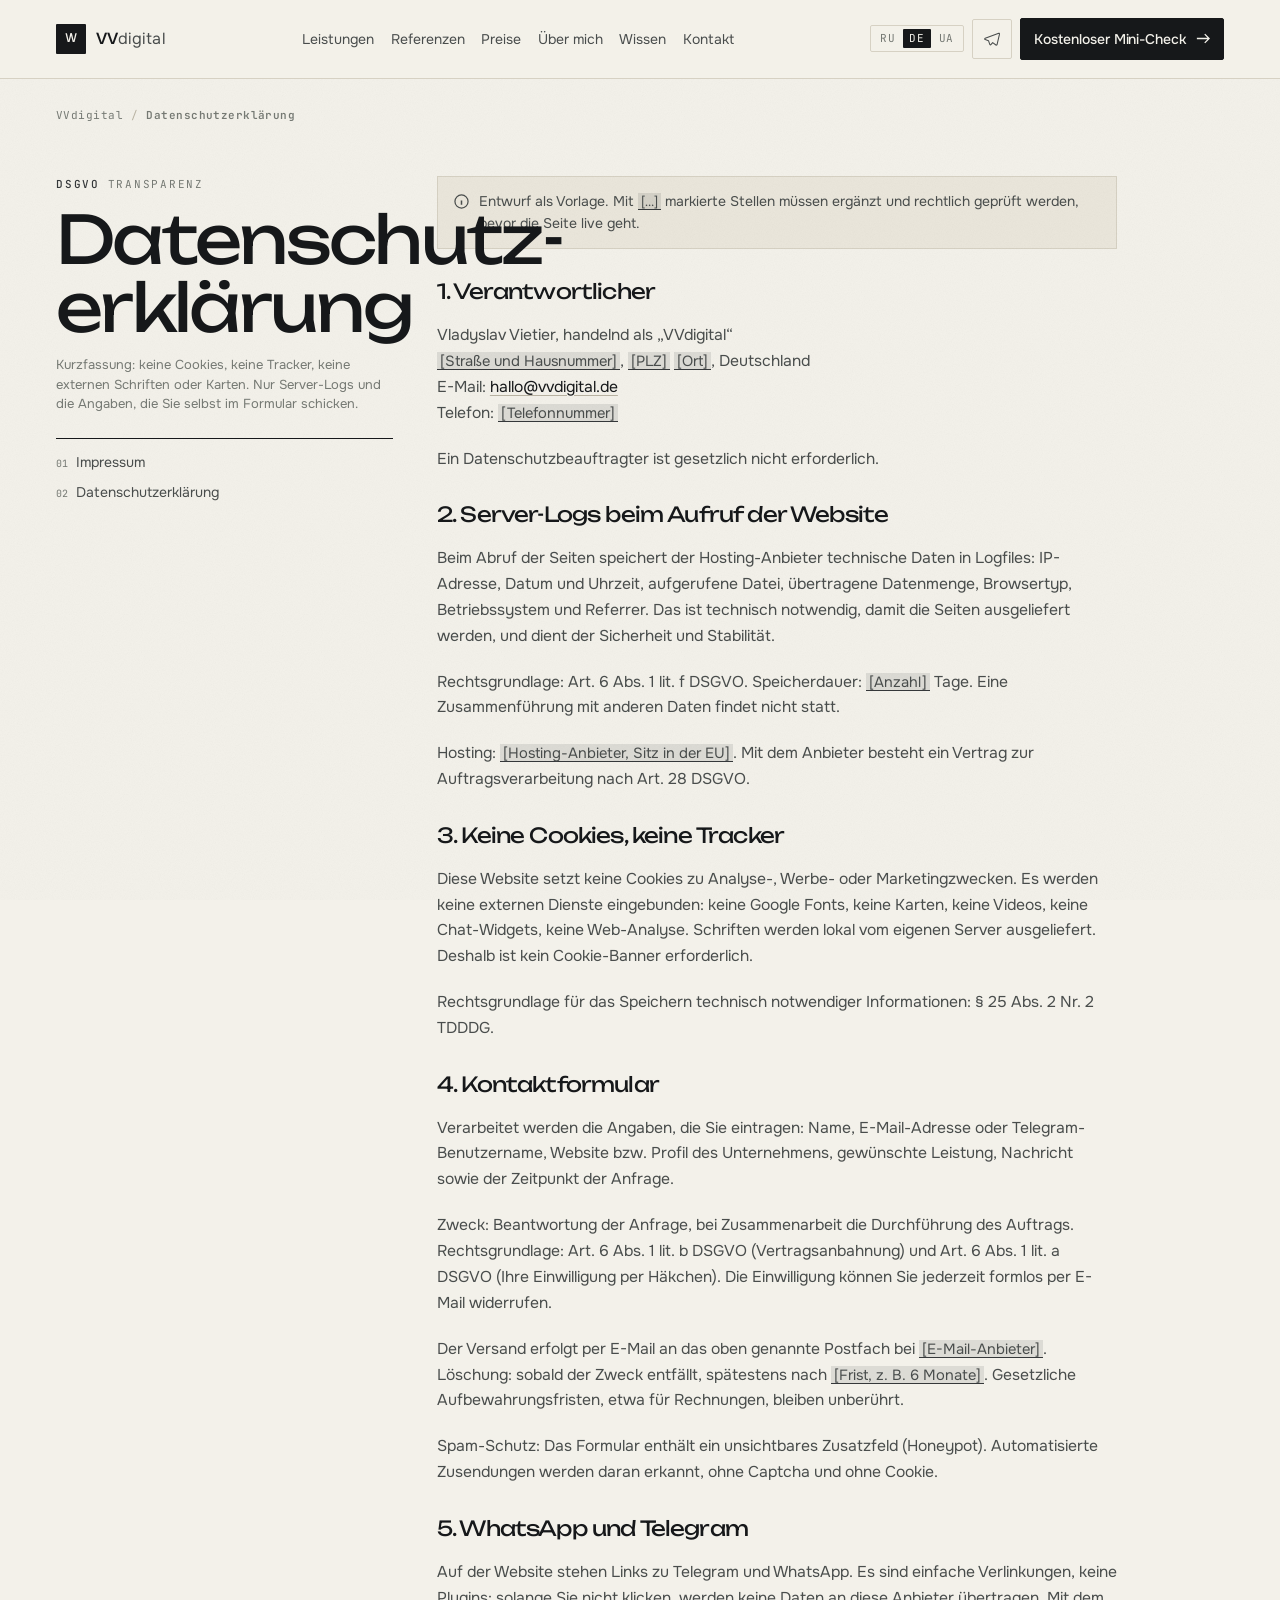
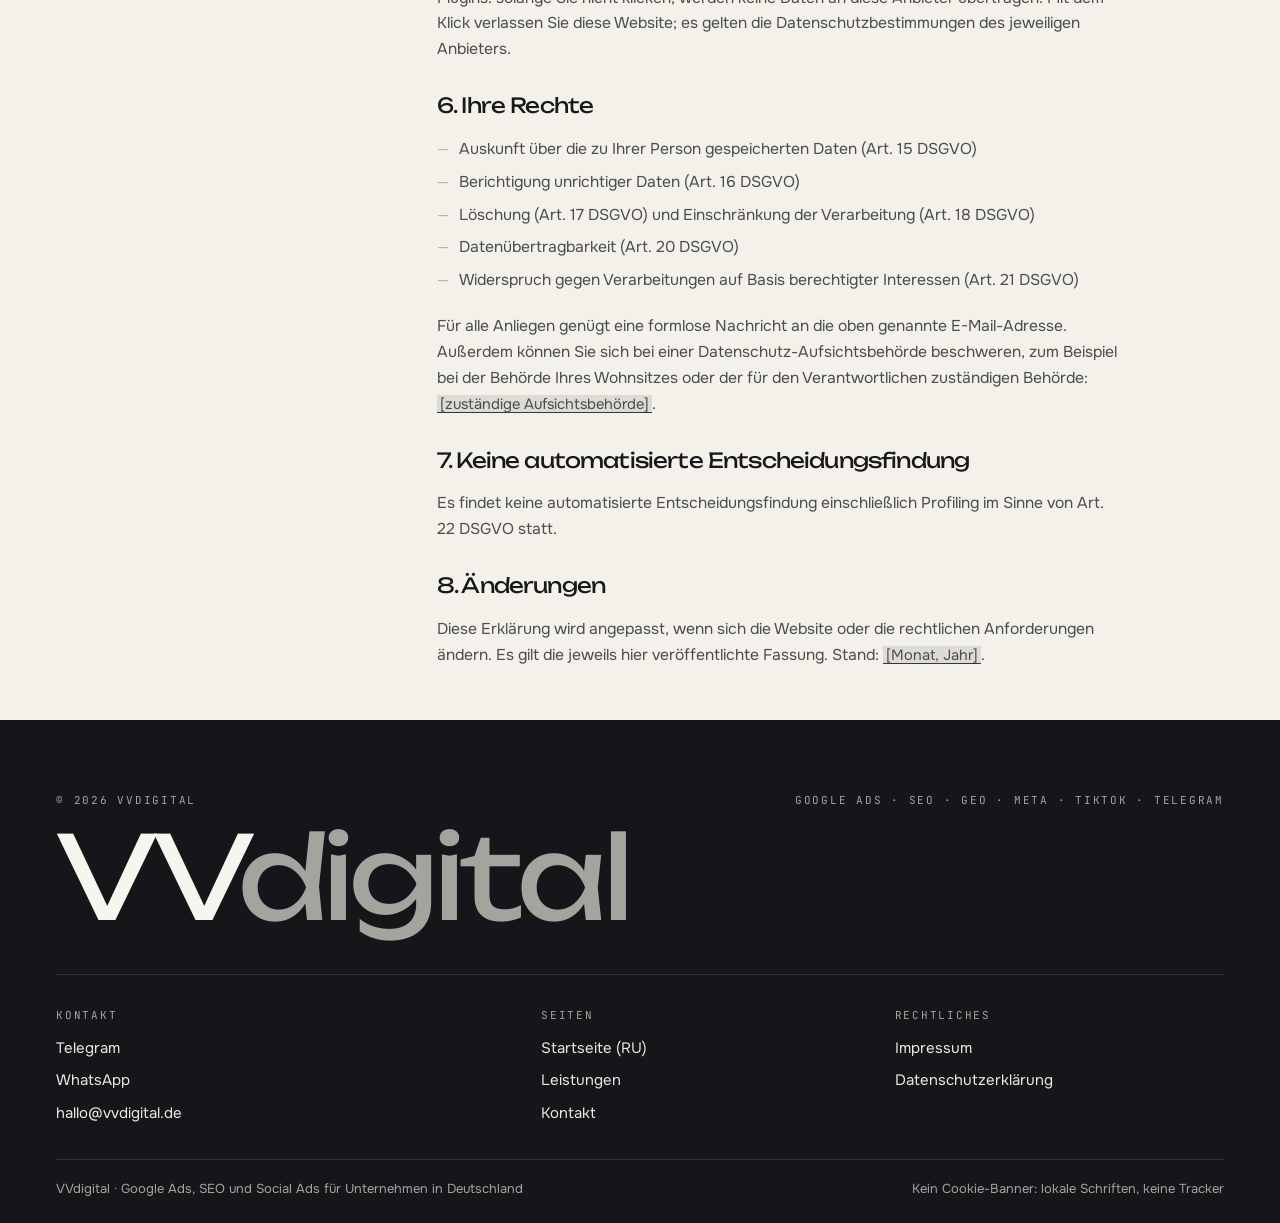
<file: datenschutz.html>
<!DOCTYPE html>
<html lang="de" data-pair="unbounded" data-accent="graphite" data-density="normal" data-gridlines="off" data-grain="on">
<head>
<meta charset="utf-8">
<meta name="viewport" content="width=device-width, initial-scale=1">
<meta name="robots" content="noindex, nofollow">
<title>Datenschutzerklärung | VVdigital</title>
<meta name="description" content="Datenschutzerklärung VVdigital: welche Daten beim Besuch der Website und bei einer Anfrage verarbeitet werden. Keine Cookies, keine Tracker.">
<link rel="canonical" href="https://vvdigital.de/ru/datenschutz/">
<link rel="stylesheet" href="assets/style.css">
<link rel="stylesheet" href="assets/landing.css">
<script>document.documentElement.classList.add('js');</script>
</head>
<body>
<a class="skip" href="#main">Zum Inhalt</a>
<div class="grain" aria-hidden="true"></div>

<header class="site-header">
  <div class="wrap">
    <div class="site-header__inner">
      <a class="logo" href="index.html" aria-label="VVdigital — Startseite"><span class="logo__mark" aria-hidden="true">VV</span><span class="logo__type"><b>VV</b>digital</span></a>
      <nav class="nav" aria-label="Hauptnavigation">
        <ul class="nav__list">
          <li><a href="index.html#services">Leistungen</a></li>
          <li><a href="index.html#cases">Referenzen</a></li>
          <li><a href="index.html#prices">Preise</a></li>
          <li><a href="index.html#about">Über mich</a></li>
          <li><a href="article-google-profil.html">Wissen</a></li>
          <li><a href="index.html#contact">Kontakt</a></li>
        </ul>
      </nav>
      <div class="header-tools">
        <nav class="lang" aria-label="Sprache"><a href="#" hreflang="ru">RU</a><a href="#" hreflang="de" aria-current="page">DE</a><a href="#" hreflang="uk">UA</a></nav>
        <a class="icon-btn" href="https://t.me/USERNAME" target="_blank" rel="noopener" aria-label="Telegram"><svg width="18" height="18" viewBox="0 0 24 24" fill="none" aria-hidden="true"><path d="M21 4.2 2.9 11.1c-.9.34-.88 1.36.03 1.66l4.4 1.44 1.68 5.05c.22.66 1.04.83 1.5.3l2.4-2.75 4.35 3.2c.55.4 1.33.1 1.48-.55L22 5.5c.15-.83-.62-1.5-1-1.3Z" stroke="currentColor" stroke-width="1.4" stroke-linejoin="round"/></svg></a>
        <a class="btn btn--sm header-cta" href="index.html#contact">Kostenloser Mini-Check
          <svg width="14" height="11" viewBox="0 0 16 12" fill="none" aria-hidden="true"><path d="M10 1l5 5-5 5M15 6H1" stroke="currentColor" stroke-width="1.5"/></svg>
        </a>
        <button class="burger" type="button" aria-label="Menü" aria-expanded="false" aria-controls="drawer" data-burger><svg width="18" height="12" viewBox="0 0 18 12" fill="none" aria-hidden="true"><path d="M0 1h18M0 6h18M0 11h12" stroke="currentColor" stroke-width="1.5"/></svg></button>
      </div>
    </div>
  </div>
</header>

<div class="drawer" id="drawer" data-open="false" aria-hidden="true">
  <div class="drawer__top">
    <a class="logo" href="index.html"><span class="logo__mark" aria-hidden="true">VV</span><span class="logo__type"><b>VV</b>digital</span></a>
    <button class="icon-btn" type="button" aria-label="Menü schließen" data-drawer-close><svg width="14" height="14" viewBox="0 0 14 14" fill="none" aria-hidden="true"><path d="M1 1l12 12M13 1L1 13" stroke="currentColor" stroke-width="1.5"/></svg></button>
  </div>
  <nav class="drawer__nav" aria-label="Mobile Navigation">
    <ul class="drawer__list">
      <li><a href="index.html#services">Leistungen <span>01</span></a></li>
      <li><a href="index.html#cases">Referenzen <span>02</span></a></li>
      <li><a href="index.html#prices">Preise <span>03</span></a></li>
      <li><a href="index.html#about">Über mich <span>04</span></a></li>
      <li><a href="impressum.html">Impressum <span>05</span></a></li>
      <li><a href="datenschutz.html">Datenschutz <span>06</span></a></li>
    </ul>
  </nav>
  <div class="drawer__foot"><a class="btn btn--block" href="index.html#contact" data-drawer-close>Kostenloser Mini-Check<svg width="16" height="12" viewBox="0 0 16 12" fill="none" aria-hidden="true"><path d="M10 1l5 5-5 5M15 6H1" stroke="currentColor" stroke-width="1.5"/></svg></a>
  <div class="drawer__langs"><a href="#">RU</a><a href="#" aria-current="page">DE</a><a href="#">UA</a></div></div>
</div>

<main id="main" class="wrap">
  <nav class="crumbs" aria-label="Brotkrumen"><a href="index.html">VVdigital</a><span>/</span><strong>Datenschutzerklärung</strong></nav>

  <div class="legal">
    <div class="legal__side">
      <span class="eyebrow"><b>DSGVO</b>Transparenz</span>
      <h1 style="font-size:clamp(1.9rem,1.3rem+2.6vw,3rem);margin-top:12px">Datenschutz&shy;erklärung</h1>
      <p class="note" style="margin-top:14px">Kurzfassung: keine Cookies, keine Tracker, keine externen Schriften oder Karten. Nur Server-Logs und die Angaben, die Sie selbst im Formular schicken.</p>
      <nav class="legal__nav" style="margin-top:24px" aria-label="Rechtliches">
        <a href="impressum.html"><span>01</span>Impressum</a>
        <a href="datenschutz.html" aria-current="page"><span>02</span>Datenschutzerklärung</a>
      </nav>
    </div>

    <div class="legal__body">
      <div class="callout">
        <svg width="15" height="15" viewBox="0 0 16 16" fill="none" aria-hidden="true" style="flex:none;margin-top:3px"><circle cx="8" cy="8" r="7" stroke="currentColor" stroke-width="1.3"/><path d="M8 7v4.4M8 4.4v.2" stroke="currentColor" stroke-width="1.6"/></svg>
        <p>Entwurf als Vorlage. Mit <span class="placeholder-inline">[…]</span> markierte Stellen müssen ergänzt und rechtlich geprüft werden, bevor die Seite live geht.</p>
      </div>

      <h2>1. Verantwortlicher</h2>
      <p>Vladyslav Vietier, handelnd als „VVdigital“<br>
      <span class="placeholder-inline">[Straße und Hausnummer]</span>, <span class="placeholder-inline">[PLZ]</span> <span class="placeholder-inline">[Ort]</span>, Deutschland<br>
      E-Mail: <a href="mailto:hallo@vvdigital.de">hallo@vvdigital.de</a><br>
      Telefon: <span class="placeholder-inline">[Telefonnummer]</span></p>
      <p>Ein Datenschutzbeauftragter ist gesetzlich nicht erforderlich.</p>

      <h2>2. Server-Logs beim Aufruf der Website</h2>
      <p>Beim Abruf der Seiten speichert der Hosting-Anbieter technische Daten in Logfiles: IP-Adresse, Datum und Uhrzeit, aufgerufene Datei, übertragene Datenmenge, Browsertyp, Betriebssystem und Referrer. Das ist technisch notwendig, damit die Seiten ausgeliefert werden, und dient der Sicherheit und Stabilität.</p>
      <p>Rechtsgrundlage: Art. 6 Abs. 1 lit. f DSGVO. Speicherdauer: <span class="placeholder-inline">[Anzahl]</span> Tage. Eine Zusammenführung mit anderen Daten findet nicht statt.</p>
      <p>Hosting: <span class="placeholder-inline">[Hosting-Anbieter, Sitz in der EU]</span>. Mit dem Anbieter besteht ein Vertrag zur Auftragsverarbeitung nach Art. 28 DSGVO.</p>

      <h2>3. Keine Cookies, keine Tracker</h2>
      <p>Diese Website setzt keine Cookies zu Analyse-, Werbe- oder Marketingzwecken. Es werden keine externen Dienste eingebunden: keine Google Fonts, keine Karten, keine Videos, keine Chat-Widgets, keine Web-Analyse. Schriften werden lokal vom eigenen Server ausgeliefert. Deshalb ist kein Cookie-Banner erforderlich.</p>
      <p>Rechtsgrundlage für das Speichern technisch notwendiger Informationen: § 25 Abs. 2 Nr. 2 TDDDG.</p>

      <h2>4. Kontaktformular</h2>
      <p>Verarbeitet werden die Angaben, die Sie eintragen: Name, E-Mail-Adresse oder Telegram-Benutzername, Website bzw. Profil des Unternehmens, gewünschte Leistung, Nachricht sowie der Zeitpunkt der Anfrage.</p>
      <p>Zweck: Beantwortung der Anfrage, bei Zusammenarbeit die Durchführung des Auftrags. Rechtsgrundlage: Art. 6 Abs. 1 lit. b DSGVO (Vertragsanbahnung) und Art. 6 Abs. 1 lit. a DSGVO (Ihre Einwilligung per Häkchen). Die Einwilligung können Sie jederzeit formlos per E-Mail widerrufen.</p>
      <p>Der Versand erfolgt per E-Mail an das oben genannte Postfach bei <span class="placeholder-inline">[E-Mail-Anbieter]</span>. Löschung: sobald der Zweck entfällt, spätestens nach <span class="placeholder-inline">[Frist, z. B. 6 Monate]</span>. Gesetzliche Aufbewahrungsfristen, etwa für Rechnungen, bleiben unberührt.</p>
      <p>Spam-Schutz: Das Formular enthält ein unsichtbares Zusatzfeld (Honeypot). Automatisierte Zusendungen werden daran erkannt, ohne Captcha und ohne Cookie.</p>

      <h2>5. WhatsApp und Telegram</h2>
      <p>Auf der Website stehen Links zu Telegram und WhatsApp. Es sind einfache Verlinkungen, keine Plugins: solange Sie nicht klicken, werden keine Daten an diese Anbieter übertragen. Mit dem Klick verlassen Sie diese Website; es gelten die Datenschutzbestimmungen des jeweiligen Anbieters.</p>

      <h2>6. Ihre Rechte</h2>
      <ul>
        <li>Auskunft über die zu Ihrer Person gespeicherten Daten (Art. 15 DSGVO)</li>
        <li>Berichtigung unrichtiger Daten (Art. 16 DSGVO)</li>
        <li>Löschung (Art. 17 DSGVO) und Einschränkung der Verarbeitung (Art. 18 DSGVO)</li>
        <li>Datenübertragbarkeit (Art. 20 DSGVO)</li>
        <li>Widerspruch gegen Verarbeitungen auf Basis berechtigter Interessen (Art. 21 DSGVO)</li>
      </ul>
      <p>Für alle Anliegen genügt eine formlose Nachricht an die oben genannte E-Mail-Adresse. Außerdem können Sie sich bei einer Datenschutz-Aufsichtsbehörde beschweren, zum Beispiel bei der Behörde Ihres Wohnsitzes oder der für den Verantwortlichen zuständigen Behörde: <span class="placeholder-inline">[zuständige Aufsichtsbehörde]</span>.</p>

      <h2>7. Keine automatisierte Entscheidungsfindung</h2>
      <p>Es findet keine automatisierte Entscheidungsfindung einschließlich Profiling im Sinne von Art. 22 DSGVO statt.</p>

      <h2>8. Änderungen</h2>
      <p>Diese Erklärung wird angepasst, wenn sich die Website oder die rechtlichen Anforderungen ändern. Es gilt die jeweils hier veröffentlichte Fassung. Stand: <span class="placeholder-inline">[Monat, Jahr]</span>.</p>
    </div>
  </div>
</main>

<footer class="site-footer">
  <div class="wrap">
    <div class="eyebrow" style="justify-content:space-between"><span>© 2026 VVdigital</span><span>Google Ads · SEO · GEO · Meta · TikTok · Telegram</span></div>
    <div class="footer-mark" aria-hidden="true">VV<i>digital</i></div>
    <div class="footer-grid">
      <div class="footer-col"><h3>Kontakt</h3><ul>
        <li><a href="https://t.me/USERNAME" target="_blank" rel="noopener">Telegram</a></li>
        <li><a href="https://wa.me/49XXXXXXXXXX" target="_blank" rel="noopener">WhatsApp</a></li>
        <li><a href="mailto:hallo@vvdigital.de">hallo@vvdigital.de</a></li>
      </ul></div>
      <div class="footer-col"><h3>Seiten</h3><ul>
        <li><a href="index.html">Startseite (RU)</a></li>
        <li><a href="index.html#services">Leistungen</a></li>
        <li><a href="index.html#contact">Kontakt</a></li>
      </ul></div>
      <div class="footer-col"><h3>Rechtliches</h3><ul>
        <li><a href="impressum.html">Impressum</a></li>
        <li><a href="datenschutz.html">Datenschutzerklärung</a></li>
      </ul></div>
    </div>
    <div class="footer-bottom"><span>VVdigital · Google Ads, SEO und Social Ads für Unternehmen in Deutschland</span><span>Kein Cookie-Banner: lokale Schriften, keine Tracker</span></div>
  </div>
</footer>

<script src="assets/image_slot.js"></script>
<script src="assets/site.js"></script>
</body>
</html>
</file>
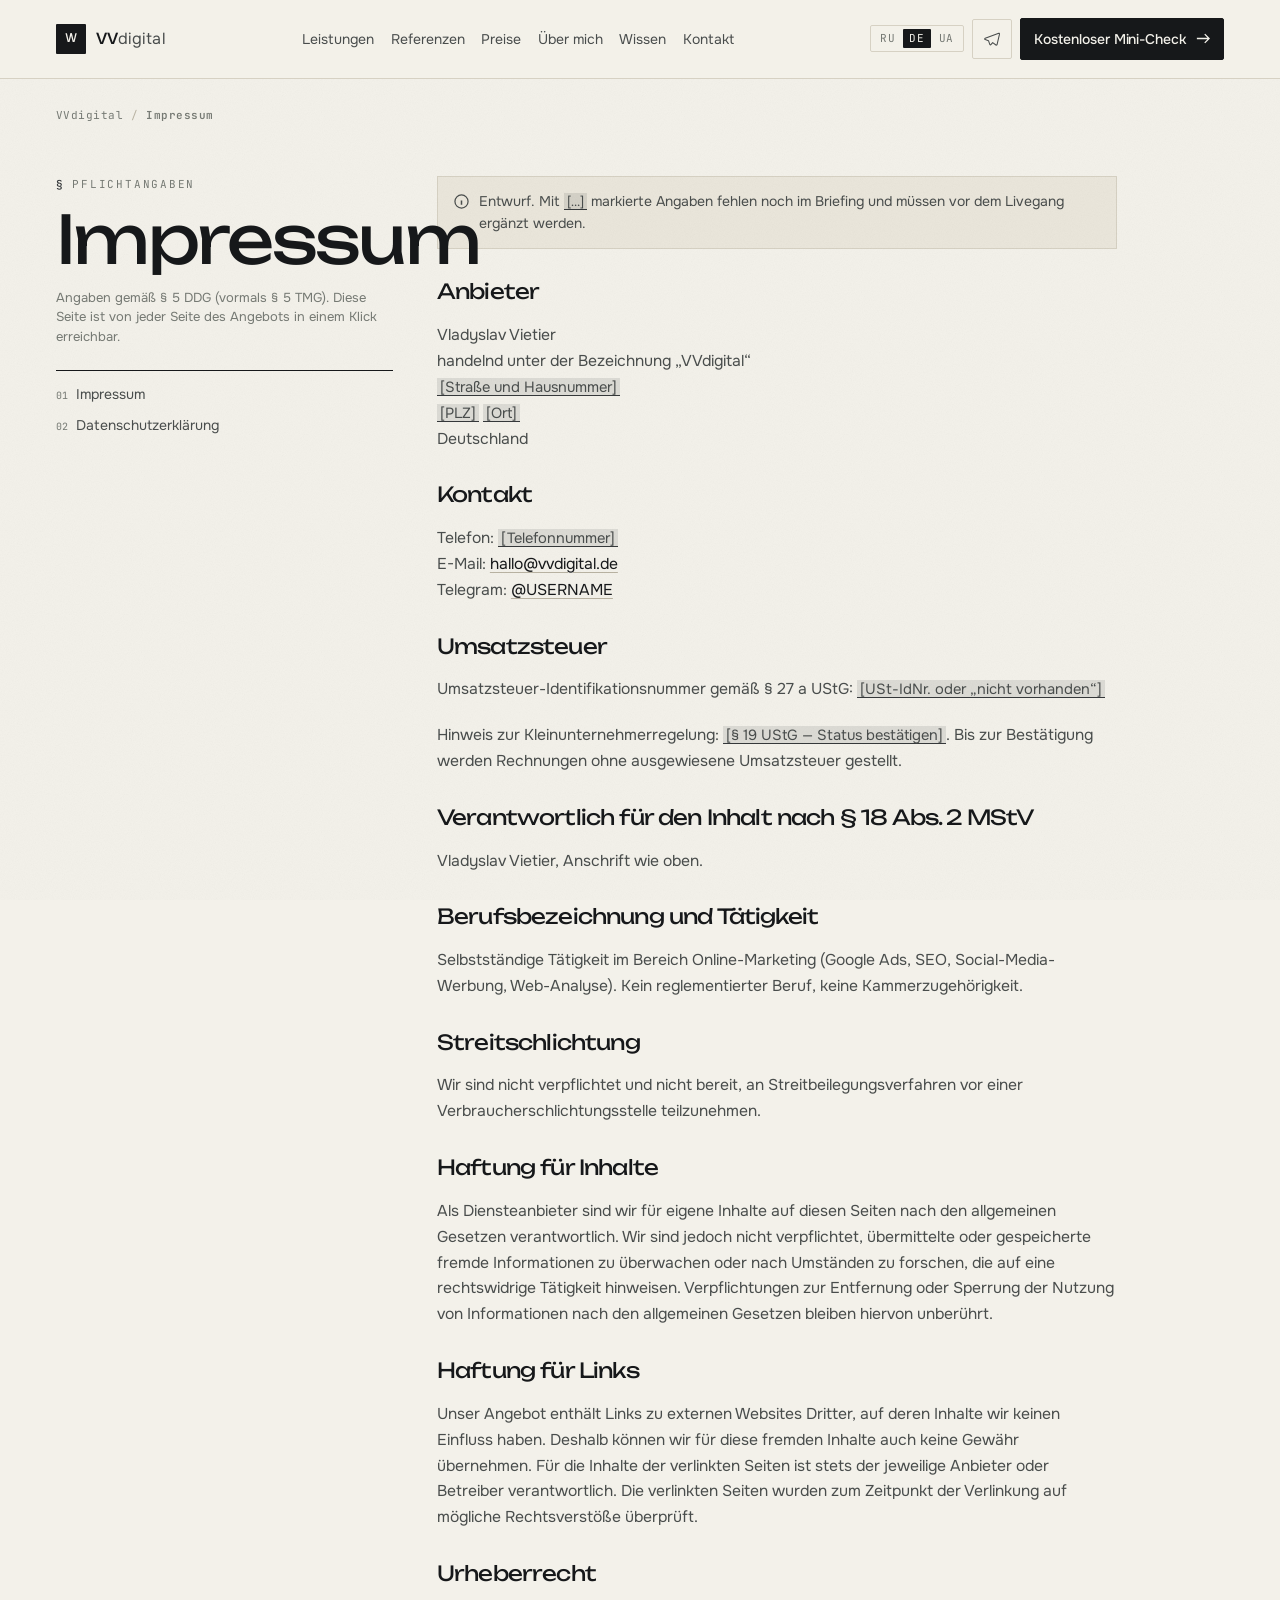
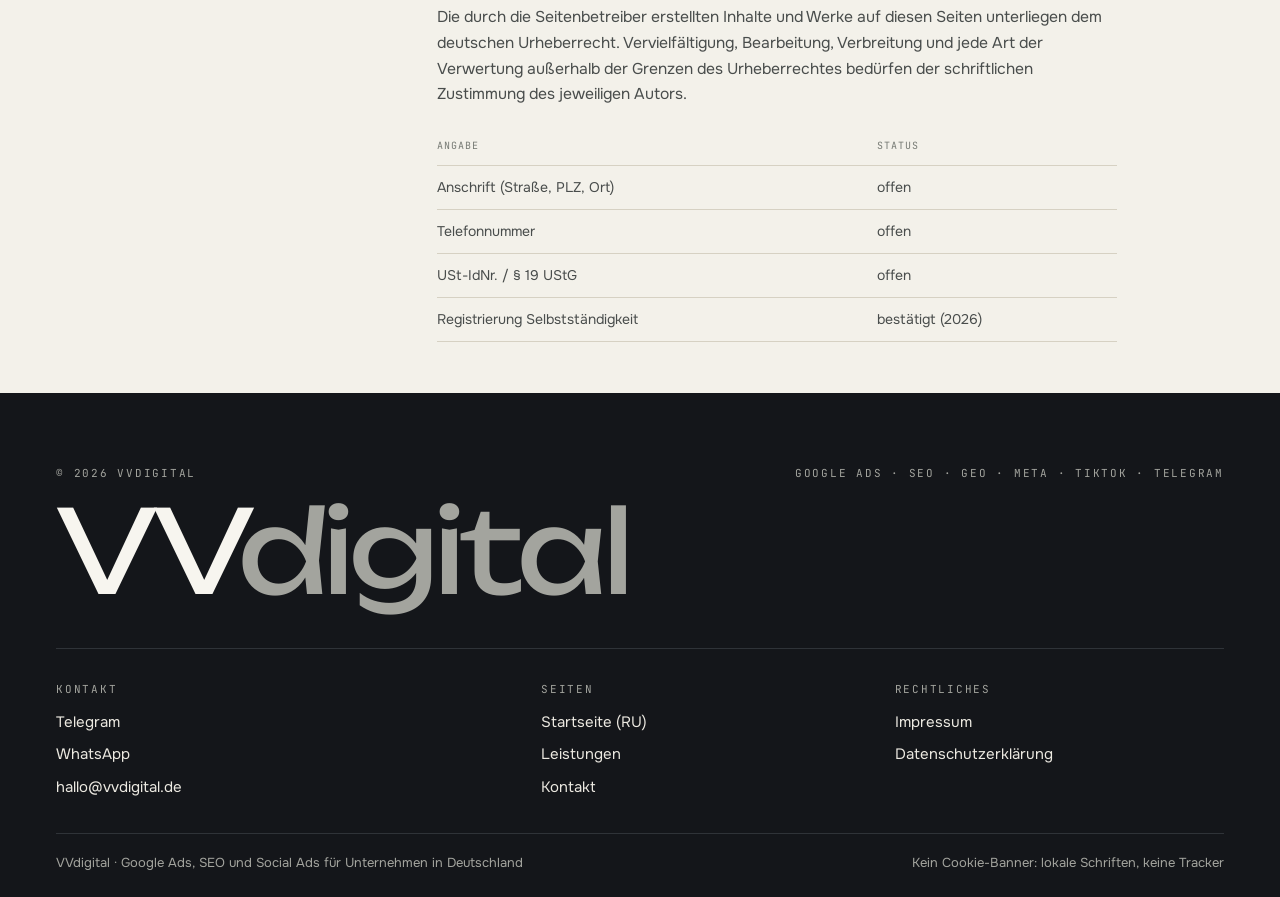
<file: impressum.html>
<!DOCTYPE html>
<html lang="de" data-pair="unbounded" data-accent="graphite" data-density="normal" data-gridlines="off" data-grain="on">
<head>
<meta charset="utf-8">
<meta name="viewport" content="width=device-width, initial-scale=1">
<meta name="robots" content="noindex, nofollow">
<title>Impressum | VVdigital</title>
<meta name="description" content="Impressum von VVdigital — Angaben gemäß § 5 DDG (ehemals § 5 TMG).">
<link rel="canonical" href="https://vvdigital.de/ru/impressum/">
<link rel="stylesheet" href="assets/style.css">
<link rel="stylesheet" href="assets/landing.css">
<script>document.documentElement.classList.add('js');</script>
</head>
<body>
<a class="skip" href="#main">Zum Inhalt</a>
<div class="grain" aria-hidden="true"></div>

<header class="site-header">
  <div class="wrap">
    <div class="site-header__inner">
      <a class="logo" href="index.html" aria-label="VVdigital — Startseite"><span class="logo__mark" aria-hidden="true">VV</span><span class="logo__type"><b>VV</b>digital</span></a>
      <nav class="nav" aria-label="Hauptnavigation">
        <ul class="nav__list">
          <li><a href="index.html#services">Leistungen</a></li>
          <li><a href="index.html#cases">Referenzen</a></li>
          <li><a href="index.html#prices">Preise</a></li>
          <li><a href="index.html#about">Über mich</a></li>
          <li><a href="article-google-profil.html">Wissen</a></li>
          <li><a href="index.html#contact">Kontakt</a></li>
        </ul>
      </nav>
      <div class="header-tools">
        <nav class="lang" aria-label="Sprache"><a href="#" hreflang="ru">RU</a><a href="#" hreflang="de" aria-current="page">DE</a><a href="#" hreflang="uk">UA</a></nav>
        <a class="icon-btn" href="https://t.me/USERNAME" target="_blank" rel="noopener" aria-label="Telegram"><svg width="18" height="18" viewBox="0 0 24 24" fill="none" aria-hidden="true"><path d="M21 4.2 2.9 11.1c-.9.34-.88 1.36.03 1.66l4.4 1.44 1.68 5.05c.22.66 1.04.83 1.5.3l2.4-2.75 4.35 3.2c.55.4 1.33.1 1.48-.55L22 5.5c.15-.83-.62-1.5-1-1.3Z" stroke="currentColor" stroke-width="1.4" stroke-linejoin="round"/></svg></a>
        <a class="btn btn--sm header-cta" href="index.html#contact">Kostenloser Mini-Check
          <svg width="14" height="11" viewBox="0 0 16 12" fill="none" aria-hidden="true"><path d="M10 1l5 5-5 5M15 6H1" stroke="currentColor" stroke-width="1.5"/></svg>
        </a>
        <button class="burger" type="button" aria-label="Menü" aria-expanded="false" aria-controls="drawer" data-burger><svg width="18" height="12" viewBox="0 0 18 12" fill="none" aria-hidden="true"><path d="M0 1h18M0 6h18M0 11h12" stroke="currentColor" stroke-width="1.5"/></svg></button>
      </div>
    </div>
  </div>
</header>

<div class="drawer" id="drawer" data-open="false" aria-hidden="true">
  <div class="drawer__top">
    <a class="logo" href="index.html"><span class="logo__mark" aria-hidden="true">VV</span><span class="logo__type"><b>VV</b>digital</span></a>
    <button class="icon-btn" type="button" aria-label="Menü schließen" data-drawer-close><svg width="14" height="14" viewBox="0 0 14 14" fill="none" aria-hidden="true"><path d="M1 1l12 12M13 1L1 13" stroke="currentColor" stroke-width="1.5"/></svg></button>
  </div>
  <nav class="drawer__nav" aria-label="Mobile Navigation">
    <ul class="drawer__list">
      <li><a href="index.html#services">Leistungen <span>01</span></a></li>
      <li><a href="index.html#cases">Referenzen <span>02</span></a></li>
      <li><a href="index.html#prices">Preise <span>03</span></a></li>
      <li><a href="index.html#about">Über mich <span>04</span></a></li>
      <li><a href="impressum.html">Impressum <span>05</span></a></li>
      <li><a href="datenschutz.html">Datenschutz <span>06</span></a></li>
    </ul>
  </nav>
  <div class="drawer__foot"><a class="btn btn--block" href="index.html#contact" data-drawer-close>Kostenloser Mini-Check<svg width="16" height="12" viewBox="0 0 16 12" fill="none" aria-hidden="true"><path d="M10 1l5 5-5 5M15 6H1" stroke="currentColor" stroke-width="1.5"/></svg></a>
  <div class="drawer__langs"><a href="#">RU</a><a href="#" aria-current="page">DE</a><a href="#">UA</a></div></div>
</div>

<main id="main" class="wrap">
  <nav class="crumbs" aria-label="Brotkrumen"><a href="index.html">VVdigital</a><span>/</span><strong>Impressum</strong></nav>

  <div class="legal">
    <div class="legal__side">
      <span class="eyebrow"><b>§</b>Pflichtangaben</span>
      <h1 style="font-size:clamp(1.9rem,1.3rem+2.6vw,3rem);margin-top:12px">Impressum</h1>
      <p class="note" style="margin-top:14px">Angaben gemäß § 5 DDG (vormals § 5 TMG). Diese Seite ist von jeder Seite des Angebots in einem Klick erreichbar.</p>
      <nav class="legal__nav" style="margin-top:24px" aria-label="Rechtliches">
        <a href="impressum.html" aria-current="page"><span>01</span>Impressum</a>
        <a href="datenschutz.html"><span>02</span>Datenschutzerklärung</a>
      </nav>
    </div>

    <div class="legal__body">
      <div class="callout">
        <svg width="15" height="15" viewBox="0 0 16 16" fill="none" aria-hidden="true" style="flex:none;margin-top:3px"><circle cx="8" cy="8" r="7" stroke="currentColor" stroke-width="1.3"/><path d="M8 7v4.4M8 4.4v.2" stroke="currentColor" stroke-width="1.6"/></svg>
        <p>Entwurf. Mit <span class="placeholder-inline">[…]</span> markierte Angaben fehlen noch im Briefing und müssen vor dem Livegang ergänzt werden.</p>
      </div>

      <h2>Anbieter</h2>
      <p>Vladyslav Vietier<br>handelnd unter der Bezeichnung „VVdigital“<br><span class="placeholder-inline">[Straße und Hausnummer]</span><br><span class="placeholder-inline">[PLZ]</span> <span class="placeholder-inline">[Ort]</span><br>Deutschland</p>

      <h2>Kontakt</h2>
      <p>Telefon: <span class="placeholder-inline">[Telefonnummer]</span><br>
      E-Mail: <a href="mailto:hallo@vvdigital.de">hallo@vvdigital.de</a><br>
      Telegram: <a href="https://t.me/USERNAME" target="_blank" rel="noopener">@USERNAME</a></p>

      <h2>Umsatzsteuer</h2>
      <p>Umsatzsteuer-Identifikationsnummer gemäß § 27 a UStG: <span class="placeholder-inline">[USt-IdNr. oder „nicht vorhanden“]</span></p>
      <p>Hinweis zur Kleinunternehmerregelung: <span class="placeholder-inline">[§ 19 UStG — Status bestätigen]</span>. Bis zur Bestätigung werden Rechnungen ohne ausgewiesene Umsatzsteuer gestellt.</p>

      <h2>Verantwortlich für den Inhalt nach § 18 Abs. 2 MStV</h2>
      <p>Vladyslav Vietier, Anschrift wie oben.</p>

      <h2>Berufsbezeichnung und Tätigkeit</h2>
      <p>Selbstständige Tätigkeit im Bereich Online-Marketing (Google Ads, SEO, Social-Media-Werbung, Web-Analyse). Kein reglementierter Beruf, keine Kammerzugehörigkeit.</p>

      <h2>Streitschlichtung</h2>
      <p>Wir sind nicht verpflichtet und nicht bereit, an Streitbeilegungsverfahren vor einer Verbraucherschlichtungsstelle teilzunehmen.</p>

      <h2>Haftung für Inhalte</h2>
      <p>Als Diensteanbieter sind wir für eigene Inhalte auf diesen Seiten nach den allgemeinen Gesetzen verantwortlich. Wir sind jedoch nicht verpflichtet, übermittelte oder gespeicherte fremde Informationen zu überwachen oder nach Umständen zu forschen, die auf eine rechtswidrige Tätigkeit hinweisen. Verpflichtungen zur Entfernung oder Sperrung der Nutzung von Informationen nach den allgemeinen Gesetzen bleiben hiervon unberührt.</p>

      <h2>Haftung für Links</h2>
      <p>Unser Angebot enthält Links zu externen Websites Dritter, auf deren Inhalte wir keinen Einfluss haben. Deshalb können wir für diese fremden Inhalte auch keine Gewähr übernehmen. Für die Inhalte der verlinkten Seiten ist stets der jeweilige Anbieter oder Betreiber verantwortlich. Die verlinkten Seiten wurden zum Zeitpunkt der Verlinkung auf mögliche Rechtsverstöße überprüft.</p>

      <h2>Urheberrecht</h2>
      <p>Die durch die Seitenbetreiber erstellten Inhalte und Werke auf diesen Seiten unterliegen dem deutschen Urheberrecht. Vervielfältigung, Bearbeitung, Verbreitung und jede Art der Verwertung außerhalb der Grenzen des Urheberrechtes bedürfen der schriftlichen Zustimmung des jeweiligen Autors.</p>

      <div class="legal-table-wrap">
        <table class="legal-table">
          <thead><tr><th>Angabe</th><th>Status</th></tr></thead>
          <tbody>
            <tr><td>Anschrift (Straße, PLZ, Ort)</td><td>offen</td></tr>
            <tr><td>Telefonnummer</td><td>offen</td></tr>
            <tr><td>USt-IdNr. / § 19 UStG</td><td>offen</td></tr>
            <tr><td>Registrierung Selbstständigkeit</td><td>bestätigt (2026)</td></tr>
          </tbody>
        </table>
      </div>
    </div>
  </div>
</main>

<footer class="site-footer">
  <div class="wrap">
    <div class="eyebrow" style="justify-content:space-between"><span>© 2026 VVdigital</span><span>Google Ads · SEO · GEO · Meta · TikTok · Telegram</span></div>
    <div class="footer-mark" aria-hidden="true">VV<i>digital</i></div>
    <div class="footer-grid">
      <div class="footer-col"><h3>Kontakt</h3><ul>
        <li><a href="https://t.me/USERNAME" target="_blank" rel="noopener">Telegram</a></li>
        <li><a href="https://wa.me/49XXXXXXXXXX" target="_blank" rel="noopener">WhatsApp</a></li>
        <li><a href="mailto:hallo@vvdigital.de">hallo@vvdigital.de</a></li>
      </ul></div>
      <div class="footer-col"><h3>Seiten</h3><ul>
        <li><a href="index.html">Startseite (RU)</a></li>
        <li><a href="index.html#services">Leistungen</a></li>
        <li><a href="index.html#contact">Kontakt</a></li>
      </ul></div>
      <div class="footer-col"><h3>Rechtliches</h3><ul>
        <li><a href="impressum.html">Impressum</a></li>
        <li><a href="datenschutz.html">Datenschutzerklärung</a></li>
      </ul></div>
    </div>
    <div class="footer-bottom"><span>VVdigital · Google Ads, SEO und Social Ads für Unternehmen in Deutschland</span><span>Kein Cookie-Banner: lokale Schriften, keine Tracker</span></div>
  </div>
</footer>

<script src="assets/image_slot.js"></script>
<script src="assets/site.js"></script>
</body>
</html>
</file>
<file: assets/style.css>
/* =========================================================================
   VVdigital — база: шрифты, токены, типографика, оболочка, компоненты
   Шрифты self-hosted (woff2, latin + cyrillic subsets). Без внешних запросов.
   ========================================================================= */

/* --- Onest (текст и заголовки по умолчанию) --- */
@font-face {
  font-family: 'Onest';
  src: url('fonts/onest-latin.woff2') format('woff2');
  font-weight: 400 800;
  font-style: normal;
  font-display: swap;
  unicode-range: U+0000-00FF, U+0131, U+0152-0153, U+02BB-02BC, U+02C6, U+02DA,
    U+02DC, U+0304, U+0308, U+0329, U+2000-206F, U+20AC, U+2122, U+2191, U+2193,
    U+2212, U+2215, U+FEFF, U+FFFD;
}
@font-face {
  font-family: 'Onest';
  src: url('fonts/onest-latin-ext.woff2') format('woff2');
  font-weight: 400 800;
  font-style: normal;
  font-display: swap;
  unicode-range: U+0100-02BA, U+02BD-02C5, U+02C7-02CC, U+02CE-02D7, U+02DD-02FF,
    U+0304, U+0308, U+0329, U+1D00-1DBF, U+1E00-1E9F, U+1EF2-1EFF, U+2020,
    U+20A0-20AB, U+20AD-20C4, U+2113, U+2C60-2C7F, U+A720-A7FF;
}
@font-face {
  font-family: 'Onest';
  src: url('fonts/onest-cyr.woff2') format('woff2');
  font-weight: 400 800;
  font-style: normal;
  font-display: swap;
  unicode-range: U+0301, U+0400-045F, U+0490-0491, U+04B0-04B1, U+2116;
}

/* --- Literata (редакционная пара) --- */
@font-face {
  font-family: 'Literata';
  src: url('fonts/literata-latin.woff2') format('woff2');
  font-weight: 400 700;
  font-style: normal;
  font-display: swap;
  unicode-range: U+0000-00FF, U+0131, U+0152-0153, U+02BB-02BC, U+02C6, U+02DA,
    U+02DC, U+0304, U+0308, U+0329, U+2000-206F, U+20AC, U+2122, U+2191, U+2193,
    U+2212, U+2215, U+FEFF, U+FFFD;
}
@font-face {
  font-family: 'Literata';
  src: url('fonts/literata-latin-ext.woff2') format('woff2');
  font-weight: 400 700;
  font-style: normal;
  font-display: swap;
  unicode-range: U+0100-02BA, U+02BD-02C5, U+02C7-02CC, U+02CE-02D7, U+02DD-02FF,
    U+0304, U+0308, U+0329, U+1D00-1DBF, U+1E00-1E9F, U+1EF2-1EFF, U+2020,
    U+20A0-20AB, U+20AD-20C4, U+2113, U+2C60-2C7F, U+A720-A7FF;
}
@font-face {
  font-family: 'Literata';
  src: url('fonts/literata-cyr.woff2') format('woff2');
  font-weight: 400 700;
  font-style: normal;
  font-display: swap;
  unicode-range: U+0301, U+0400-045F, U+0490-0491, U+04B0-04B1, U+2116;
}

/* --- JetBrains Mono (цифры, метки, данные) --- */
@font-face {
  font-family: 'JBM';
  src: url('fonts/jetbrains-mono-latin.woff2') format('woff2');
  font-weight: 400 600;
  font-style: normal;
  font-display: swap;
  unicode-range: U+0000-00FF, U+0131, U+0152-0153, U+02BB-02BC, U+02C6, U+02DA,
    U+02DC, U+0304, U+0308, U+0329, U+2000-206F, U+20AC, U+2122, U+2191, U+2193,
    U+2212, U+2215, U+FEFF, U+FFFD;
}
@font-face {
  font-family: 'JBM';
  src: url('fonts/jetbrains-mono-cyr.woff2') format('woff2');
  font-weight: 400 600;
  font-style: normal;
  font-display: swap;
  unicode-range: U+0301, U+0400-045F, U+0490-0491, U+04B0-04B1, U+2116;
}

/* --- Unbounded (смелая пара) --- */
@font-face {
  font-family: 'Unbounded';
  src: url('fonts/unbounded-latin.woff2') format('woff2');
  font-weight: 300 700;
  font-style: normal;
  font-display: swap;
  unicode-range: U+0000-00FF, U+0131, U+0152-0153, U+02BB-02BC, U+02C6, U+02DA,
    U+02DC, U+0304, U+0308, U+0329, U+2000-206F, U+20AC, U+2122, U+2191, U+2193,
    U+2212, U+2215, U+FEFF, U+FFFD;
}
@font-face {
  font-family: 'Unbounded';
  src: url('fonts/unbounded-cyr.woff2') format('woff2');
  font-weight: 300 700;
  font-style: normal;
  font-display: swap;
  unicode-range: U+0301, U+0400-045F, U+0490-0491, U+04B0-04B1, U+2116;
}

/* ============================ TOKENS ============================ */
:root {
  --paper: #f3f1ea;
  --paper-2: #eae6db;
  --paper-3: #e1dccc;
  --ink: #16181a;
  --ink-2: #494d4c;
  --ink-3: #767a74;
  --rule: #d6d1c3;
  --rule-2: #b9b3a2;

  --accent: #14563b;
  --accent-ink: #f6f4ee;
  --error: #a32b25;

  --dark: #14161a;
  --dark-2: #1d2024;
  --dark-text: #ece9e1;
  --dark-dim: #a3a49e;
  --dark-rule: #2f3338;

  --f-text: 'Onest', -apple-system, 'Segoe UI', sans-serif;
  --f-display: 'Onest', -apple-system, 'Segoe UI', sans-serif;
  --f-mono: 'JBM', ui-monospace, 'SFMono-Regular', monospace;
  --f-serif: 'Literata', Georgia, 'Times New Roman', serif;

  --display-weight: 500;
  --display-tracking: -0.035em;
  --display-lh: 0.98;
  --hero-size: clamp(2.35rem, 1.15rem + 5.1vw, 5.05rem);
  --h2-size: clamp(1.85rem, 1.2rem + 2.5vw, 3.15rem);
  --h3-size: clamp(1.15rem, 1rem + 0.7vw, 1.5rem);

  --gutter: clamp(18px, 4.4vw, 56px);
  --maxw: 1320px;
  --col-gap: clamp(16px, 2.2vw, 28px);
  --sec-pad: clamp(56px, 8.5vw, 124px);
  --r: 2px;
  --ease: cubic-bezier(0.22, 0.61, 0.36, 1);
}

html[data-pair='literata'] {
  --f-display: 'Literata', Georgia, serif;
  --display-weight: 400;
  --display-tracking: -0.02em;
  --display-lh: 1.06;
  --hero-size: clamp(2.2rem, 1.1rem + 4.6vw, 4.6rem);
}
html[data-pair='unbounded'] {
  --f-display: 'Unbounded', 'Onest', sans-serif;
  --display-weight: 400;
  --display-tracking: -0.04em;
  --display-lh: 1.02;
  --hero-size: clamp(2rem, 0.9rem + 4.2vw, 4.15rem);
}
html[data-accent='oxide'] {
  --accent: #a6431f;
}
html[data-accent='ink'] {
  --accent: #1f3a5f;
}
html[data-accent='graphite'] {
  --accent: #35383a;
}
html[data-density='compact'] {
  --sec-pad: clamp(40px, 6vw, 84px);
  --col-gap: clamp(12px, 1.6vw, 20px);
}

/* ============================ RESET ============================ */
*,
*::before,
*::after {
  box-sizing: border-box;
}
html {
  -webkit-text-size-adjust: 100%;
  scroll-behavior: smooth;
}
@media (prefers-reduced-motion: reduce) {
  html {
    scroll-behavior: auto;
  }
}
body {
  margin: 0;
  background: var(--paper);
  color: var(--ink);
  font-family: var(--f-text);
  font-size: 1.0625rem;
  line-height: 1.62;
  font-weight: 400;
  -webkit-font-smoothing: antialiased;
  text-rendering: optimizeLegibility;
  overflow-x: clip;
}
img,
svg,
image-slot {
  display: block;
  max-width: 100%;
}
a {
  color: inherit;
  text-decoration-thickness: 1px;
  text-underline-offset: 0.18em;
}
h1,
h2,
h3,
h4,
p,
ul,
ol,
figure,
blockquote,
table,
dl,
dd {
  margin: 0;
}
ul,
ol {
  padding: 0;
  list-style: none;
}
button {
  font: inherit;
  color: inherit;
  background: none;
  border: 0;
  cursor: pointer;
}
::selection {
  background: var(--accent);
  color: var(--accent-ink);
}
:focus-visible {
  outline: 2px solid var(--accent);
  outline-offset: 3px;
}
.skip {
  position: absolute;
  left: -9999px;
  top: 0;
  background: var(--ink);
  color: var(--paper);
  padding: 10px 16px;
  z-index: 99;
}
.skip:focus {
  left: 12px;
  top: 12px;
}

/* ============================ TYPE ============================ */
.display,
h1,
h2,
h3 {
  font-family: var(--f-display);
  font-weight: var(--display-weight);
  letter-spacing: var(--display-tracking);
  line-height: var(--display-lh);
  text-wrap: balance;
}
h1 {
  font-size: var(--hero-size);
}
h2 {
  font-size: var(--h2-size);
  line-height: 1.04;
}
h3 {
  font-size: var(--h3-size);
  letter-spacing: -0.02em;
  line-height: 1.16;
  text-wrap: pretty;
}
.mono {
  font-family: var(--f-mono);
  font-variant-numeric: tabular-nums;
  font-size: 0.75rem;
  letter-spacing: 0.02em;
  line-height: 1.4;
}
.eyebrow {
  font-family: var(--f-mono);
  font-size: 0.6875rem;
  letter-spacing: 0.16em;
  text-transform: uppercase;
  color: var(--ink-3);
  display: flex;
  align-items: baseline;
  gap: 0.7em;
  flex-wrap: wrap;
}
.eyebrow b {
  font-weight: 500;
  color: var(--accent);
}
.lede {
  font-size: 1.0625rem;
  line-height: 1.6;
  color: var(--ink-2);
  text-wrap: pretty;
}
/* пометки незакрытых решений из брифа */
.pending {
  font-family: var(--f-mono);
  font-size: 0.6875rem;
  color: var(--ink-3);
  border-bottom: 1px dashed var(--rule-2);
  padding-bottom: 1px;
}
.pending-note {
  font-size: 0.8125rem;
  color: var(--ink-3);
  border-left: 2px solid var(--rule);
  padding-left: 10px;
  line-height: 1.45;
  max-width: 34ch;
}
.small {
  font-size: 0.875rem;
  line-height: 1.55;
  color: var(--ink-3);
}
.accent {
  color: var(--accent);
}
.tnum {
  font-variant-numeric: tabular-nums;
}

/* ============================ LAYOUT ============================ */
.wrap {
  width: 100%;
  max-width: var(--maxw);
  margin-inline: auto;
  padding-inline: var(--gutter);
}
.wrap--wide {
  max-width: 1560px;
}
.grid {
  display: grid;
  grid-template-columns: repeat(12, minmax(0, 1fr));
  column-gap: var(--col-gap);
}
.hair {
  border-top: 1px solid var(--rule);
}
.section {
  padding-block: var(--sec-pad);
  border-top: 1px solid var(--rule);
  position: relative;
}
.section:first-of-type {
  border-top: 0;
}
.sec-head {
  display: grid;
  gap: clamp(14px, 2vw, 26px);
  margin-bottom: clamp(30px, 4.6vw, 60px);
}
@media (min-width: 900px) {
  .sec-head {
    grid-template-columns: 1fr 1fr;
    align-items: end;
    column-gap: var(--col-gap);
  }
  .sec-head .eyebrow {
    grid-column: 1 / -1;
  }
  .sec-head .sec-lede {
    justify-self: end;
    max-width: 44ch;
    padding-bottom: 0.35em;
  }
}
.skip-link-anchor {
  scroll-margin-top: 96px;
}

/* --- Раскладка "данные + текст" --- */
.split {
  display: grid;
  gap: clamp(24px, 3.4vw, 48px);
}
@media (min-width: 900px) {
  .split {
    grid-template-columns: 5fr 7fr;
    align-items: start;
  }
  .split--rev {
    grid-template-columns: 7fr 5fr;
  }
}

/* ============================ BUTTONS ============================ */
.btn {
  --btn-bg: var(--ink);
  --btn-fg: var(--paper);
  display: inline-flex;
  align-items: center;
  gap: 0.7em;
  padding: 0.92em 1.35em;
  min-height: 48px;
  background: var(--btn-bg);
  color: var(--btn-fg);
  font-family: var(--f-text);
  font-size: 0.9375rem;
  font-weight: 500;
  letter-spacing: -0.005em;
  text-decoration: none;
  border: 1px solid var(--btn-bg);
  border-radius: var(--r);
  transition: background 0.22s var(--ease), color 0.22s var(--ease),
    border-color 0.22s var(--ease);
  cursor: pointer;
  text-align: left;
}
.btn svg {
  flex: none;
  transition: transform 0.28s var(--ease);
}
.btn:hover {
  --btn-bg: var(--accent);
  border-color: var(--accent);
}
.btn:hover svg {
  transform: translateX(3px);
}
.btn:active {
  transform: translateY(1px);
}
.btn[disabled],
.btn[aria-disabled='true'] {
  --btn-bg: var(--paper-3);
  --btn-fg: var(--ink-3);
  border-color: var(--paper-3);
  cursor: not-allowed;
  transform: none;
}
.btn--ghost {
  --btn-bg: transparent;
  --btn-fg: var(--ink);
  border-color: var(--rule-2);
}
.btn--ghost:hover {
  --btn-bg: transparent;
  --btn-fg: var(--accent);
  border-color: var(--accent);
}
.btn--sm {
  padding: 0.62em 0.95em;
  min-height: 40px;
  font-size: 0.875rem;
}
.btn--block {
  width: 100%;
  justify-content: space-between;
}

.link-arrow {
  display: inline-flex;
  align-items: center;
  gap: 0.5em;
  font-size: 0.9375rem;
  font-weight: 500;
  text-decoration: none;
  color: var(--ink);
  padding-bottom: 2px;
  border-bottom: 1px solid var(--rule-2);
  transition: color 0.2s var(--ease), border-color 0.2s var(--ease);
}
.link-arrow svg {
  transition: transform 0.28s var(--ease);
}
.link-arrow:hover {
  color: var(--accent);
  border-color: var(--accent);
}
.link-arrow:hover svg {
  transform: translateX(3px);
}
.link-underline {
  text-decoration: underline;
  text-decoration-color: var(--rule-2);
  transition: text-decoration-color 0.2s var(--ease), color 0.2s var(--ease);
}
.link-underline:hover {
  color: var(--accent);
  text-decoration-color: var(--accent);
}

/* ============================ HEADER ============================ */
.site-header {
  position: sticky;
  top: 0;
  z-index: 40;
  background: color-mix(in oklab, var(--paper) 96%, transparent);
  border-bottom: 1px solid var(--rule);
  backdrop-filter: saturate(120%) blur(6px);
}
.site-header__inner {
  display: flex;
  align-items: center;
  gap: clamp(12px, 2vw, 28px);
  justify-content: space-between;
  min-height: 68px;
}
.logo {
  display: inline-flex;
  align-items: center;
  gap: 10px;
  text-decoration: none;
  flex: none;
}
.logo__mark {
  width: 30px;
  height: 30px;
  display: grid;
  place-items: center;
  background: var(--ink);
  color: var(--paper);
  font-family: var(--f-mono);
  font-size: 0.75rem;
  font-weight: 600;
  letter-spacing: -0.09em;
  padding-right: 0.09em;
  border-radius: 1px;
  transition: background 0.25s var(--ease);
}
.logo:hover .logo__mark {
  background: var(--accent);
}
.logo__type {
  font-size: 1rem;
  font-weight: 400;
  letter-spacing: 0.01em;
  color: var(--ink-2);
}
.logo__type b {
  font-weight: 600;
  color: var(--ink);
  letter-spacing: -0.01em;
}

.nav {
  display: none;
}
.nav__list {
  display: flex;
  align-items: center;
  gap: clamp(10px, 1.3vw, 22px);
}
.nav__list a {
  font-size: 0.875rem;
  color: var(--ink-2);
  text-decoration: none;
  padding-block: 6px;
  position: relative;
  white-space: nowrap;
  transition: color 0.18s var(--ease);
}
.nav__list a::after {
  content: '';
  position: absolute;
  left: 0;
  right: 100%;
  bottom: 0;
  height: 1px;
  background: var(--accent);
  transition: right 0.26s var(--ease);
}
.nav__list a:hover {
  color: var(--ink);
}
.nav__list a:hover::after {
  right: 0;
}

.header-tools {
  display: flex;
  align-items: center;
  gap: 8px;
  flex: none;
}
.lang {
  display: none;
  align-items: center;
  gap: 2px;
  font-family: var(--f-mono);
  font-size: 0.6875rem;
  letter-spacing: 0.06em;
  border: 1px solid var(--rule);
  border-radius: var(--r);
  padding: 3px;
}
.lang a {
  padding: 4px 6px;
  text-decoration: none;
  color: var(--ink-3);
  border-radius: 1px;
  line-height: 1;
}
.lang a[aria-current='page'] {
  background: var(--ink);
  color: var(--paper);
}
.lang a:not([aria-current='page']):hover {
  color: var(--ink);
  background: var(--paper-2);
}
.icon-btn {
  width: 40px;
  height: 40px;
  display: grid;
  place-items: center;
  border: 1px solid var(--rule);
  border-radius: var(--r);
  color: var(--ink-2);
  text-decoration: none;
  background: transparent;
  transition: color 0.2s var(--ease), border-color 0.2s var(--ease),
    background 0.2s var(--ease);
}
.icon-btn:hover {
  color: var(--accent);
  border-color: var(--accent);
}
.icon-btn:active {
  background: var(--paper-2);
}
.header-cta {
  display: none;
}
.burger {
  width: 40px;
  height: 40px;
  display: grid;
  place-items: center;
  border: 1px solid var(--rule);
  border-radius: var(--r);
  color: var(--ink);
  background: transparent;
}
.burger:hover {
  border-color: var(--ink);
}
@media (min-width: 680px) {
  .lang {
    display: inline-flex;
  }
}
@media (min-width: 1120px) {
  .nav {
    display: block;
  }
  .burger {
    display: none;
  }
  .header-cta {
    display: inline-flex;
  }
  .site-header__inner {
    min-height: 78px;
  }
}

/* --- Мобильное меню --- */
.drawer {
  position: fixed;
  inset: 0;
  z-index: 60;
  display: grid;
  grid-template-rows: auto 1fr auto;
  background: var(--paper);
  transform: translateY(-8px);
  opacity: 0;
  visibility: hidden;
  transition: opacity 0.24s var(--ease), transform 0.24s var(--ease),
    visibility 0.24s;
}
.drawer[data-open='true'] {
  opacity: 1;
  visibility: visible;
  transform: none;
}
.drawer__top {
  display: flex;
  align-items: center;
  justify-content: space-between;
  padding: 14px var(--gutter);
  border-bottom: 1px solid var(--rule);
  min-height: 68px;
}
.drawer__nav {
  padding: 8px var(--gutter) 24px;
  overflow: auto;
}
.drawer__list li {
  border-bottom: 1px solid var(--rule);
}
.drawer__list a {
  display: flex;
  align-items: baseline;
  justify-content: space-between;
  gap: 12px;
  padding: 16px 0;
  font-family: var(--f-display);
  font-size: 1.5rem;
  letter-spacing: -0.03em;
  text-decoration: none;
}
.drawer__list a span {
  font-family: var(--f-mono);
  font-size: 0.6875rem;
  color: var(--ink-3);
  letter-spacing: 0.06em;
}
.drawer__list a:hover {
  color: var(--accent);
}
.drawer__foot {
  padding: 18px var(--gutter) calc(18px + env(safe-area-inset-bottom));
  border-top: 1px solid var(--rule);
  display: grid;
  gap: 12px;
}
.drawer__langs {
  display: flex;
  gap: 6px;
  align-items: center;
}
.drawer__langs a {
  font-family: var(--f-mono);
  font-size: 0.75rem;
  padding: 6px 10px;
  border: 1px solid var(--rule);
  text-decoration: none;
  color: var(--ink-2);
}
.drawer__langs a[aria-current='page'] {
  background: var(--ink);
  color: var(--paper);
  border-color: var(--ink);
}
html.no-scroll body {
  overflow: hidden;
}

/* ============================ FOOTER ============================ */
.site-footer {
  background: var(--dark);
  color: var(--dark-text);
  padding-block: clamp(40px, 6vw, 72px) 24px;
  position: relative;
}
.site-footer a {
  color: var(--dark-text);
  text-decoration: none;
}
.site-footer a:hover {
  color: #fff;
  text-decoration: underline;
  text-decoration-color: var(--accent);
}
.site-footer .eyebrow,
.site-footer .small {
  color: var(--dark-dim);
}
.footer-mark {
  font-family: var(--f-display);
  letter-spacing: -0.045em;
  font-weight: 400;
  font-size: clamp(2.6rem, 9vw, 7.4rem);
  line-height: 0.86;
  color: #f7f5ef;
  margin-block: 18px 0;
}
.footer-mark i {
  font-style: normal;
  color: var(--dark-dim);
}
.footer-grid {
  display: grid;
  gap: 32px;
  padding-top: 34px;
  border-top: 1px solid var(--dark-rule);
  margin-top: clamp(24px, 4vw, 48px);
}
@media (min-width: 760px) {
  .footer-grid {
    grid-template-columns: 1.4fr 1fr 1fr;
    gap: 24px;
  }
}
.footer-col h3 {
  font-family: var(--f-mono);
  font-size: 0.6875rem;
  letter-spacing: 0.16em;
  text-transform: uppercase;
  color: var(--dark-dim);
  font-weight: 400;
  margin-bottom: 14px;
}
.footer-col ul {
  display: grid;
  gap: 8px;
  font-size: 0.9375rem;
}
.footer-bottom {
  display: flex;
  flex-wrap: wrap;
  gap: 12px 24px;
  justify-content: space-between;
  align-items: center;
  border-top: 1px solid var(--dark-rule);
  margin-top: 34px;
  padding-top: 18px;
  color: var(--dark-dim);
  font-size: 0.8125rem;
}

/* ============================ FLOAT MESSENGERS ============================ */
.float {
  position: fixed;
  right: clamp(12px, 2vw, 24px);
  bottom: clamp(12px, 2vw, 24px);
  z-index: 30;
  display: flex;
  flex-direction: column;
  gap: 8px;
}
.float a {
  width: 46px;
  height: 46px;
  display: grid;
  place-items: center;
  background: var(--paper);
  color: var(--ink);
  border: 1px solid var(--rule-2);
  border-radius: var(--r);
  box-shadow: 0 1px 0 rgba(0, 0, 0, 0.04), 0 8px 22px -14px rgba(0, 0, 0, 0.45);
  transition: background 0.2s var(--ease), color 0.2s var(--ease),
    border-color 0.2s var(--ease), transform 0.2s var(--ease);
}
.float a:hover {
  background: var(--ink);
  color: var(--paper);
  border-color: var(--ink);
  transform: translateY(-2px);
}

/* ============================ FORM ============================ */
.form {
  display: grid;
  gap: 18px;
}
.field {
  display: grid;
  gap: 6px;
}
.field > label {
  font-family: var(--f-mono);
  font-size: 0.6875rem;
  letter-spacing: 0.12em;
  text-transform: uppercase;
  color: var(--ink-3);
  display: flex;
  gap: 6px;
  align-items: baseline;
}
.field > label .req {
  color: var(--accent);
}
.input,
.select,
.textarea {
  width: 100%;
  font: inherit;
  font-size: 1rem;
  color: var(--ink);
  background: transparent;
  border: 0;
  border-bottom: 1px solid var(--rule-2);
  border-radius: 0;
  padding: 10px 0 11px;
  transition: border-color 0.2s var(--ease), background 0.2s var(--ease);
  appearance: none;
}
.textarea {
  resize: vertical;
  min-height: 92px;
  line-height: 1.5;
}
.select {
  background-image: url("data:image/svg+xml,%3Csvg xmlns='http://www.w3.org/2000/svg' width='12' height='8' viewBox='0 0 12 8' fill='none'%3E%3Cpath d='M1 1l5 5 5-5' stroke='%23494d4c' stroke-width='1.4'/%3E%3C/svg%3E");
  background-repeat: no-repeat;
  background-position: right 2px center;
  padding-right: 26px;
  cursor: pointer;
}
.input::placeholder,
.textarea::placeholder {
  color: color-mix(in oklab, var(--ink-3) 80%, transparent);
}
.input:hover,
.select:hover,
.textarea:hover {
  border-color: var(--ink-2);
}
.input:focus,
.select:focus,
.textarea:focus {
  outline: none;
  border-color: var(--accent);
  box-shadow: 0 1px 0 0 var(--accent);
}
.field--error .input,
.field--error .select,
.field--error .textarea {
  border-color: var(--error);
  box-shadow: 0 1px 0 0 var(--error);
}
.field__err {
  display: none;
  font-size: 0.8125rem;
  color: var(--error);
}
.field--error .field__err {
  display: block;
}
.check {
  display: grid;
  grid-template-columns: auto 1fr;
  gap: 10px;
  align-items: start;
  font-size: 0.8125rem;
  line-height: 1.5;
  color: var(--ink-2);
  cursor: pointer;
}
.check input {
  appearance: none;
  width: 18px;
  height: 18px;
  margin: 2px 0 0;
  border: 1px solid var(--rule-2);
  background: transparent;
  border-radius: 1px;
  display: grid;
  place-items: center;
  cursor: pointer;
  flex: none;
}
.check input:checked {
  background: var(--accent);
  border-color: var(--accent);
}
.check input:checked::after {
  content: '';
  width: 9px;
  height: 5px;
  border-left: 2px solid #fff;
  border-bottom: 2px solid #fff;
  transform: rotate(-45deg) translateY(-1px);
}
.check a {
  color: var(--ink);
  text-decoration: underline;
  text-decoration-color: var(--rule-2);
}
.check a:hover {
  color: var(--accent);
}
.hp {
  position: absolute;
  left: -9999px;
  width: 1px;
  height: 1px;
  overflow: hidden;
}
.form-note {
  font-size: 0.8125rem;
  color: var(--ink-3);
  display: flex;
  gap: 8px;
  align-items: flex-start;
}
.form-note svg {
  flex: none;
  margin-top: 3px;
}
.alert {
  display: none;
  gap: 10px;
  padding: 12px 14px;
  border: 1px solid var(--error);
  background: color-mix(in oklab, var(--error) 7%, var(--paper));
  color: #7c1f1a;
  font-size: 0.875rem;
  line-height: 1.45;
  border-radius: var(--r);
}
.alert[data-show='true'] {
  display: flex;
}
.form-success {
  display: none;
  gap: 14px;
  padding: clamp(20px, 3vw, 30px);
  border: 1px solid var(--rule);
  background: var(--paper-2);
  border-radius: var(--r);
}
.form-success[data-show='true'] {
  display: grid;
}
.form[data-hidden='true'] {
  display: none;
}
.tick {
  width: 40px;
  height: 40px;
  display: grid;
  place-items: center;
  background: var(--accent);
  color: #fff;
  border-radius: 50%;
}

/* ============================ MISC ============================ */
.tint {
  background: var(--paper-2);
}
.rule-box {
  border: 1px solid var(--rule);
  border-radius: var(--r);
  padding: clamp(16px, 2.4vw, 26px);
}
.tagline {
  display: inline-flex;
  align-items: center;
  gap: 8px;
  font-family: var(--f-mono);
  font-size: 0.6875rem;
  letter-spacing: 0.12em;
  text-transform: uppercase;
  color: var(--ink-2);
  border: 1px solid var(--rule);
  padding: 6px 10px;
  border-radius: 999px;
}
.dot {
  width: 6px;
  height: 6px;
  border-radius: 50%;
  background: var(--accent);
  flex: none;
}
.note {
  font-size: 0.8125rem;
  color: var(--ink-3);
  line-height: 1.5;
}
.ph-label {
  font-family: var(--f-mono);
  font-size: 0.625rem;
  letter-spacing: 0.1em;
  text-transform: uppercase;
  color: var(--ink-3);
}
image-slot {
  --slot-bg: var(--paper-2);
  display: block;
  width: 100%;
  border-radius: var(--r);
}
/* явная высота слотов: у image-slot нет своего aspect-ratio */
.slot--hero {
  height: clamp(190px, 24vw, 320px);
}
.slot--wide {
  height: clamp(170px, 21vw, 300px);
}
.slot--case {
  height: clamp(240px, 34vw, 460px);
}
.slot--band {
  height: clamp(180px, 22vw, 300px);
}

/* --- reveal --- */
.js [data-reveal] {
  opacity: 0;
  transform: translateY(14px);
  transition: opacity 0.6s var(--ease), transform 0.6s var(--ease);
  transition-delay: var(--d, 0ms);
}
.js [data-reveal].is-in {
  opacity: 1;
  transform: none;
}
@media (prefers-reduced-motion: reduce) {
  .js [data-reveal] {
    opacity: 1;
    transform: none;
    transition: none;
  }
}

/* --- модульная сетка поверх страницы (для ревью через Tweaks) --- */
.gridlines {
  position: fixed;
  inset: 0;
  z-index: 25;
  pointer-events: none;
  display: none;
  padding-inline: var(--gutter);
}
html[data-gridlines='on'] .gridlines {
  display: block;
}
.gridlines > div {
  max-width: var(--maxw);
  margin-inline: auto;
  height: 100%;
  display: grid;
  grid-template-columns: repeat(12, minmax(0, 1fr));
  column-gap: var(--col-gap);
}
.gridlines span {
  background: color-mix(in oklab, var(--accent) 7%, transparent);
  border-inline: 1px solid color-mix(in oklab, var(--accent) 12%, transparent);
}
</file>
<file: assets/landing.css>
/* =========================================================================
   VVdigital — главная: секции и компоненты лендинга
   ========================================================================= */

/* ---------- бумажное зерно (тонкая текстура, не декор) ---------- */
.grain {
  position: fixed;
  inset: 0;
  z-index: 20;
  pointer-events: none;
  opacity: 0.5;
  mix-blend-mode: multiply;
  background-image: url("data:image/svg+xml,%3Csvg xmlns='http://www.w3.org/2000/svg' width='180' height='180'%3E%3Cfilter id='n'%3E%3CfeTurbulence type='fractalNoise' baseFrequency='0.9' numOctaves='3' stitchTiles='stitch'/%3E%3CfeColorMatrix type='saturate' values='0'/%3E%3C/filter%3E%3Crect width='180' height='180' filter='url(%23n)' opacity='0.12'/%3E%3C/svg%3E");
  display: none;
}
html[data-grain='on'] .grain {
  display: block;
}

/* ============================ HERO ============================ */
.hero {
  padding-top: clamp(34px, 5.2vw, 66px);
  padding-bottom: clamp(26px, 3.6vw, 46px);
  position: relative;
}
/* particle network behind the hero (assets/hero-net.js) */
.hero__net {
  position: absolute;
  inset: 0;
  width: 100%;
  height: 100%;
  z-index: 0;
  pointer-events: none;
}
.hero > :not(.hero__net) {
  position: relative;
  z-index: 1;
}
.hero__meta {
  display: flex;
  flex-wrap: wrap;
  gap: 8px 22px;
  align-items: center;
  justify-content: space-between;
  padding-bottom: 18px;
  border-bottom: 1px solid var(--rule);
  margin-bottom: clamp(24px, 4vw, 52px);
}
.hero__meta .eyebrow {
  color: var(--ink-2);
}
.hero__grid {
  display: grid;
  gap: clamp(26px, 3.6vw, 44px);
}
@media (min-width: 980px) {
  .hero__grid {
    grid-template-columns: minmax(0, 7.1fr) minmax(0, 4.4fr);
    align-items: start;
  }
}
.hero h1 {
  max-width: 16ch;
}
.hero h1 em {
  font-style: normal;
  display: block;
}
.hero h1 .thin {
  font-weight: 300;
  color: var(--ink-2);
}
.hero__aside {
  display: grid;
  gap: 22px;
  padding-top: clamp(2px, 1vw, 14px);
}
@media (min-width: 980px) {
  .hero__aside {
    padding-top: 0.55em;
    border-left: 1px solid var(--rule);
    padding-left: clamp(18px, 2.2vw, 30px);
  }
}
.hero__lede {
  font-size: clamp(1rem, 0.96rem + 0.22vw, 1.125rem);
  line-height: 1.55;
  color: var(--ink-2);
  max-width: 36ch;
  text-wrap: pretty;
}
.hero__cta {
  display: flex;
  flex-wrap: wrap;
  gap: 12px;
  align-items: center;
}
.hero__link {
  border-bottom: 0;
  color: var(--ink-2);
  font-size: 0.875rem;
}
.hero__link:hover {
  color: var(--accent);
}
.hero__link svg {
  opacity: 0.6;
}
.hero__facts {
  display: grid;
  gap: 6px;
  font-size: 0.8125rem;
  color: var(--ink-3);
}
.hero__facts span {
  display: flex;
  gap: 8px;
  align-items: baseline;
}
.hero__facts b {
  font-family: var(--f-mono);
  font-weight: 500;
  font-size: 0.6875rem;
  color: var(--accent);
  letter-spacing: 0.06em;
}

/* ---------- полоса доказательств ---------- */
.proof {
  display: grid;
  border-top: 1px solid var(--ink);
  margin-top: clamp(30px, 4vw, 52px);
}
@media (min-width: 860px) {
  .proof {
    grid-template-columns: repeat(3, 1fr);
  }
}
.proof__cell {
  padding: 20px 0 22px;
  border-bottom: 1px solid var(--rule);
  display: grid;
  gap: 4px;
  position: relative;
}
@media (min-width: 860px) {
  .proof__cell {
    border-bottom: 0;
    padding: 22px clamp(14px, 2vw, 26px) 24px;
    border-left: 1px solid var(--rule);
    align-content: start;
  }
  .proof__cell:first-child {
    border-left: 0;
    padding-left: 0;
  }
}
.proof__label {
  font-family: var(--f-mono);
  font-size: 0.6875rem;
  letter-spacing: 0.1em;
  text-transform: uppercase;
  color: var(--ink-3);
  display: flex;
  align-items: baseline;
  gap: 8px;
}
.proof__label i {
  font-style: normal;
  color: var(--ink);
}
.proof__fig {
  font-family: var(--f-display);
  font-size: clamp(2.4rem, 1.5rem + 2.6vw, 3.7rem);
  line-height: 1;
  letter-spacing: -0.045em;
  font-weight: 400;
  font-variant-numeric: tabular-nums;
  display: flex;
  align-items: baseline;
  gap: 0.12em;
}
.proof__fig sup {
  font-size: 0.3em;
  letter-spacing: 0.02em;
  color: var(--ink-3);
  font-family: var(--f-mono);
  top: -1.1em;
}
.proof__note {
  font-size: 0.875rem;
  color: var(--ink-2);
  line-height: 1.5;
  max-width: 30ch;
}
.proof__src {
  font-family: var(--f-mono);
  font-size: 0.625rem;
  letter-spacing: 0.06em;
  color: var(--ink-3);
  text-transform: uppercase;
}

/* ============================ PAINS ============================ */
.pains {
  display: grid;
  gap: clamp(24px, 4vw, 56px);
}
@media (min-width: 900px) {
  .pains {
    grid-template-columns: minmax(0, 4fr) minmax(0, 7.4fr);
    gap: clamp(30px, 5vw, 76px);
  }
  .pains__head {
    position: sticky;
    top: 110px;
    align-self: start;
  }
}
.pains__head h2 {
  max-width: 12ch;
  margin-top: 14px;
}
.pains__head .lede {
  margin-top: 16px;
  max-width: 30ch;
}
.pains__list {
  border-top: 1px solid var(--ink);
}
.pain {
  display: grid;
  grid-template-columns: auto minmax(0, 1fr);
  gap: 12px clamp(16px, 2.4vw, 30px);
  padding: clamp(18px, 2.4vw, 26px) 0;
  border-bottom: 1px solid var(--rule);
  transition: background 0.22s var(--ease);
}
@media (min-width: 620px) {
  .pain {
    grid-template-columns: 3.4rem minmax(0, 1fr);
    align-items: start;
  }
}
.pain__num {
  font-family: var(--f-mono);
  font-size: 0.6875rem;
  letter-spacing: 0.08em;
  color: var(--accent);
  padding-top: 0.45em;
}
.pain__body {
  display: grid;
  gap: 6px;
}
@media (min-width: 780px) {
  .pain__body {
    grid-template-columns: minmax(0, 1fr) minmax(0, 1.15fr);
    gap: clamp(16px, 3vw, 40px);
    align-items: baseline;
  }
}
.pain h3 {
  font-size: clamp(1.08rem, 1rem + 0.5vw, 1.32rem);
  font-weight: 500;
}
.pain p {
  font-size: 0.9375rem;
  line-height: 1.55;
  color: var(--ink-2);
  text-wrap: pretty;
}
.pain:hover h3 {
  color: var(--accent);
}

/* ============================ SERVICES ============================ */
.services {
  border-top: 1px solid var(--ink);
}
.svc {
  border-bottom: 1px solid var(--rule);
}
.svc__row {
  width: 100%;
  display: grid;
  grid-template-columns: 2.2rem minmax(0, 1fr) 2rem;
  align-items: center;
  gap: 10px clamp(10px, 1.6vw, 22px);
  align-items: center;
  padding: clamp(15px, 1.9vw, 22px) 0;
  text-align: left;
  position: relative;
}
@media (min-width: 740px) {
  .svc__row {
    grid-template-columns: 3.2rem minmax(0, 1fr) minmax(0, 0.95fr) 6.2rem 2rem;
    align-items: baseline;
  }
}
.svc__num {
  font-family: var(--f-mono);
  font-size: 0.6875rem;
  color: var(--ink-3);
  letter-spacing: 0.06em;
  align-self: center;
}
.svc__name {
  font-family: var(--f-display);
  font-size: clamp(1.06rem, 0.98rem + 0.55vw, 1.4rem);
  letter-spacing: -0.025em;
  font-weight: 500;
  line-height: 1.2;
  transition: color 0.2s var(--ease);
}
.svc__desc {
  font-size: 0.875rem;
  color: var(--ink-3);
  line-height: 1.5;
  display: none;
  text-wrap: pretty;
}
@media (min-width: 740px) {
  .svc__desc {
    display: block;
  }
}
.svc__price {
  font-family: var(--f-mono);
  font-size: 0.75rem;
  color: var(--ink-2);
  letter-spacing: 0.01em;
  white-space: nowrap;
  display: none;
}
@media (min-width: 740px) {
  .svc__price {
    display: block;
    text-align: right;
  }
}
.svc__plus {
  width: 30px;
  height: 30px;
  display: grid;
  place-items: center;
  border: 1px solid var(--rule);
  border-radius: 50%;
  color: var(--ink-2);
  justify-self: end;
  transition: background 0.22s var(--ease), color 0.22s var(--ease),
    border-color 0.22s var(--ease), transform 0.28s var(--ease);
  flex: none;
}
.svc__plus {
  position: relative;
}
.svc__plus::before,
.svc__plus::after {
  content: '';
  position: absolute;
  top: 50%;
  left: 50%;
  background: currentColor;
  transition: opacity 0.22s var(--ease), transform 0.28s var(--ease);
}
.svc__plus::before {
  width: 11px;
  height: 1px;
  transform: translate(-50%, -50%);
}
.svc__plus::after {
  width: 1px;
  height: 11px;
  transform: translate(-50%, -50%);
}
.svc[data-open='true'] .svc__plus {
  background: var(--ink);
  border-color: var(--ink);
  color: var(--paper);
}
.svc[data-open='true'] .svc__plus::after {
  opacity: 0;
  transform: translate(-50%, -50%) rotate(90deg);
}
.svc[data-open='true'] .svc__name {
  color: var(--accent);
}
.svc__row:hover .svc__plus {
  border-color: var(--ink-2);
}
.svc__panel {
  display: grid;
  grid-template-rows: 0fr;
  transition: grid-template-rows 0.34s var(--ease);
}
.svc[data-open='true'] .svc__panel {
  grid-template-rows: 1fr;
}
.svc__inner {
  overflow: hidden;
}
.svc__content {
  display: grid;
  gap: 18px;
  padding: 0 0 clamp(20px, 2.6vw, 30px);
}
@media (min-width: 740px) {
  .svc__content {
    grid-template-columns: 3.2rem minmax(0, 1.95fr) minmax(0, 1fr);
    gap: 10px clamp(10px, 1.6vw, 22px);
  }
  .svc__content > .svc__body {
    grid-column: 2 / 3;
  }
  .svc__price--mobile {
    grid-column: 2 / 3;
  }
}
.svc__body {
  display: grid;
  gap: 16px;
  max-width: 62ch;
}
.svc__body p {
  font-size: 0.9375rem;
  color: var(--ink-2);
  line-height: 1.55;
}
.svc__bullets {
  display: block;
  padding-top: 2px;
}
.svc__bullets li + li {
  margin-top: 7px;
}
.svc__bullets li {
  font-size: 0.895rem;
  color: var(--ink-2);
  display: block;
  position: relative;
  padding-left: 22px;
  line-height: 1.5;
}
.svc__bullets li::before {
  content: '';
  position: absolute;
  left: 0;
  top: 0.72em;
  width: 12px;
  height: 1px;
  background: var(--rule-2);
}
.svc__links {
  display: flex;
  flex-wrap: wrap;
  gap: 14px 20px;
  align-items: center;
  padding-top: 2px;
}
.svc__price--mobile {
  font-family: var(--f-mono);
  font-size: 0.75rem;
  color: var(--ink-3);
  display: block;
}
@media (min-width: 740px) {
  .svc__price--mobile {
    display: none;
  }
}
.svc__meta {
  font-family: var(--f-mono);
  font-size: 0.6875rem;
  letter-spacing: 0.05em;
  color: var(--ink-3);
  text-transform: uppercase;
}

/* ============================ CASES ============================ */
.featured {
  display: grid;
  gap: clamp(20px, 3vw, 40px);
  border-top: 1px solid var(--ink);
  padding-top: clamp(20px, 2.6vw, 30px);
  padding-bottom: clamp(26px, 3.4vw, 40px);
  border-bottom: 1px solid var(--ink);
}
@media (min-width: 900px) {
  .featured {
    grid-template-columns: minmax(0, 1.15fr) minmax(0, 1fr);
    gap: clamp(24px, 4vw, 60px);
    align-items: start;
  }
}
.shot {
  display: grid;
  gap: 8px;
}
.shot__frame {
  position: relative;
  border: 1px solid var(--rule-2);
  background: var(--paper-2);
  overflow: hidden;
}
.shot__frame::after {
  content: '';
  position: absolute;
  inset: 0;
  pointer-events: none;
  box-shadow: inset 0 1px 0 rgba(255, 255, 255, 0.5);
}
.shot__cap {
  font-family: var(--f-mono);
  font-size: 0.625rem;
  letter-spacing: 0.05em;
  color: var(--ink-3);
  text-transform: uppercase;
  display: flex;
  gap: 10px;
  justify-content: space-between;
}
.featured__body {
  display: grid;
  gap: 16px;
  align-content: start;
}
.featured__super {
  font-family: var(--f-mono);
  font-size: 0.6875rem;
  letter-spacing: 0.08em;
  text-transform: uppercase;
  color: var(--ink-3);
  display: flex;
  gap: 10px;
  flex-wrap: wrap;
  align-items: center;
}
.featured__super i {
  font-style: normal;
  color: var(--accent);
}
.featured h3 {
  font-size: clamp(1.4rem, 1.1rem + 1.3vw, 2.1rem);
  font-weight: 500;
}
.featured__fig {
  font-family: var(--f-display);
  font-size: clamp(3.4rem, 2rem + 6vw, 6.4rem);
  line-height: 0.92;
  letter-spacing: -0.055em;
  font-weight: 400;
  font-variant-numeric: tabular-nums;
  display: flex;
  align-items: baseline;
  gap: 0.16em;
}
.featured__fig small {
  font-family: var(--f-mono);
  font-size: 0.62rem;
  letter-spacing: 0.1em;
  text-transform: uppercase;
  color: var(--ink-3);
  transform: translateY(-0.9em);
}
.featured p {
  font-size: 0.9375rem;
  color: var(--ink-2);
  line-height: 1.55;
  max-width: 40ch;
}
.ledger {
  display: grid;
}
.ledger__row {
  display: grid;
  grid-template-columns: 2.2rem minmax(0, 1fr) auto;
  gap: 4px 14px;
  align-items: center;
  padding: clamp(15px, 2vw, 21px) 0;
  border-bottom: 1px solid var(--rule);
  text-decoration: none;
  position: relative;
  transition: background 0.2s var(--ease);
}
@media (min-width: 760px) {
  .ledger__row {
    grid-template-columns: 3.2rem minmax(0, 1fr) minmax(0, 0.8fr) auto 2rem;
    padding-inline: 8px;
    margin-inline: -8px;
  }
}
.ledger__row:hover {
  background: color-mix(in oklab, var(--ink) 4%, transparent);
}
.ledger__num {
  font-family: var(--f-mono);
  font-size: 0.6875rem;
  color: var(--ink-3);
  letter-spacing: 0.06em;
}
.ledger__title {
  display: grid;
  gap: 2px;
}
.ledger__title b {
  font-weight: 500;
  font-size: clamp(0.98rem, 0.94rem + 0.22vw, 1.06rem);
  letter-spacing: -0.012em;
}
.ledger__title span {
  font-size: 0.8125rem;
  color: var(--ink-3);
  line-height: 1.4;
}
.ledger__meta {
  font-family: var(--f-mono);
  font-size: 0.6875rem;
  letter-spacing: 0.04em;
  color: var(--ink-3);
  text-transform: uppercase;
  display: none;
}
@media (min-width: 760px) {
  .ledger__meta {
    display: block;
  }
}
.ledger__fig {
  font-family: var(--f-mono);
  font-size: clamp(0.95rem, 0.9rem + 0.3vw, 1.12rem);
  font-weight: 500;
  letter-spacing: -0.01em;
  font-variant-numeric: tabular-nums;
  white-space: nowrap;
  color: var(--ink);
  justify-self: end;
}
.ledger__fig--txt {
  font-size: 0.6875rem;
  letter-spacing: 0.06em;
  text-transform: uppercase;
  color: var(--ink-2);
  font-weight: 400;
}
.ledger__go {
  display: none;
  color: var(--ink-3);
  justify-self: end;
}
@media (min-width: 760px) {
  .ledger__go {
    display: block;
  }
}
.ledger__row:hover .ledger__go {
  color: var(--accent);
  transform: translateX(2px);
}
.cases__foot {
  display: flex;
  flex-wrap: wrap;
  gap: 16px;
  align-items: baseline;
  justify-content: space-between;
  margin-top: 18px;
}

/* ============================ PROCESS ============================ */
.process {
  display: grid;
  border-top: 1px solid var(--ink);
}
@media (min-width: 880px) {
  .process {
    grid-template-columns: repeat(4, 1fr);
  }
}
.step {
  padding: clamp(20px, 2.4vw, 28px) 0;
  border-bottom: 1px solid var(--rule);
  display: grid;
  gap: 10px;
  align-content: start;
}
@media (min-width: 880px) {
  .step {
    padding: 24px clamp(14px, 1.8vw, 24px) 28px;
    border-bottom: 0;
    border-left: 1px solid var(--rule);
    min-height: 268px;
  }
  .step:first-child {
    border-left: 0;
    padding-left: 0;
  }
  .step:nth-child(2) .step__num {
    font-size: clamp(1.5rem, 1.2rem + 1.6vw, 2.5rem);
  }
  .step:nth-child(3) .step__num {
    color: var(--accent);
  }
  .step:nth-child(4) .step__num {
    font-size: clamp(1.5rem, 1.2rem + 1.2vw, 2.2rem);
  }
}
.step__num {
  font-family: var(--f-mono);
  font-size: clamp(1.5rem, 1.2rem + 1vw, 2rem);
  line-height: 1;
  color: var(--ink);
  letter-spacing: -0.02em;
  font-weight: 400;
  display: flex;
  align-items: baseline;
  gap: 8px;
}
.step__num::after {
  content: '';
  flex: 1;
  height: 1px;
  background: var(--rule);
  transform: translateY(-0.35em);
}
.step h3 {
  font-size: clamp(1.02rem, 0.96rem + 0.4vw, 1.22rem);
  font-weight: 500;
}
.step p {
  font-size: 0.875rem;
  line-height: 1.55;
  color: var(--ink-2);
  text-wrap: pretty;
}
.step__tag {
  font-family: var(--f-mono);
  font-size: 0.625rem;
  letter-spacing: 0.07em;
  text-transform: uppercase;
  color: var(--ink-3);
  border-top: 1px solid var(--rule);
  padding-top: 8px;
  margin-top: auto;
}

/* ============================ PRICES ============================ */
.price-table {
  width: 100%;
  border-collapse: collapse;
  text-align: left;
}
.price-table caption {
  text-align: left;
  font-family: var(--f-mono);
  font-size: 0.6875rem;
  letter-spacing: 0.1em;
  text-transform: uppercase;
  color: var(--ink-3);
  padding-bottom: 12px;
}
.price-table th {
  font-family: var(--f-mono);
  font-size: 0.625rem;
  letter-spacing: 0.12em;
  text-transform: uppercase;
  color: var(--ink-3);
  font-weight: 400;
  padding: 10px 12px 10px 0;
  border-bottom: 1px solid var(--ink);
  white-space: nowrap;
}
.price-table td {
  padding: 16px 12px 16px 0;
  border-bottom: 1px solid var(--rule);
  vertical-align: baseline;
}
.price-table tr:hover td {
  background: color-mix(in oklab, var(--ink) 3.5%, transparent);
}
.price-table .t-name {
  font-size: 0.98rem;
  font-weight: 500;
  letter-spacing: -0.01em;
  width: 27%;
  min-width: 140px;
}
.price-table .t-what {
  font-size: 0.875rem;
  color: var(--ink-2);
  line-height: 1.5;
}
.price-table .t-cost {
  font-family: var(--f-mono);
  font-size: 0.9rem;
  font-variant-numeric: tabular-nums;
  text-align: right;
  white-space: nowrap;
  width: 1%;
  padding-right: 0;
}
.price-table .t-cost--free {
  color: var(--accent);
}
.price-table .t-cost small {
  display: block;
  font-size: 0.625rem;
  letter-spacing: 0.06em;
  color: var(--ink-3);
  text-transform: uppercase;
  margin-top: 2px;
}
.price-note {
  display: flex;
  flex-wrap: wrap;
  gap: 10px 26px;
  justify-content: space-between;
  align-items: baseline;
  margin-top: 16px;
  font-size: 0.8125rem;
  color: var(--ink-3);
}
.price-note p {
  display: flex;
  gap: 8px;
  align-items: baseline;
}
.price-note b {
  font-weight: 500;
  color: var(--ink-2);
}
@media (max-width: 700px) {
  .price-table thead {
    display: none;
  }
  .price-table tr {
    display: grid;
    grid-template-columns: 1fr auto;
    gap: 2px 12px;
    padding: 14px 0;
    border-bottom: 1px solid var(--rule);
  }
  .price-table td {
    border: 0;
    padding: 0;
  }
  .price-table .t-name {
    width: auto;
  }
  .price-table .t-cost {
    grid-column: 2;
    grid-row: 1 / 3;
    align-self: center;
  }
  .price-table .t-what {
    grid-column: 1;
    font-size: 0.8125rem;
  }
  .price-table tr:hover td {
    background: none;
  }
}

/* ============================ ABOUT ============================ */
.about {
  display: grid;
  gap: clamp(26px, 4vw, 60px);
}
@media (min-width: 900px) {
  .about {
    grid-template-columns: minmax(0, 4.6fr) minmax(0, 6.6fr);
    align-items: start;
  }
}
.about__card {
  border: 1px solid var(--rule);
  padding: clamp(18px, 2.2vw, 26px);
  background: var(--paper-2);
  display: flex;
  flex-direction: column;
  gap: 18px;
  align-self: start;
}
.about__card > * {
  flex: none;
}
.about__monogram {
  display: block;
  font-family: var(--f-display);
  font-size: clamp(2.4rem, 3.6vw, 3.1rem);
  line-height: 1.05;
  letter-spacing: -0.06em;
  font-weight: 400;
  white-space: nowrap;
  overflow: visible;
}
.about__monogram span {
  color: var(--rule-2);
}
.dossier {
  display: grid;
  gap: 0;
  font-size: 0.8125rem;
}
.dossier > div {
  display: grid;
  grid-template-columns: 8.5rem minmax(0, 1fr);
  gap: 10px;
  padding: 9px 0;
  border-top: 1px solid var(--rule);
  align-items: baseline;
}
.dossier dt {
  font-family: var(--f-mono);
  font-size: 0.625rem;
  letter-spacing: 0.1em;
  text-transform: uppercase;
  color: var(--ink-3);
}
.dossier dd {
  margin: 0;
  color: var(--ink-2);
  line-height: 1.45;
}
.about__text {
  display: grid;
  gap: 16px;
  max-width: 60ch;
  padding-top: 4px;
}
.about__text p {
  font-size: clamp(0.98rem, 0.94rem + 0.2vw, 1.06rem);
  line-height: 1.62;
  color: var(--ink-2);
}
.about__text p strong {
  color: var(--ink);
  font-weight: 500;
}
.about__sign {
  font-family: var(--f-serif);
  font-size: 1.5rem;
  letter-spacing: -0.01em;
  color: var(--ink);
  padding-top: 6px;
  display: flex;
  align-items: baseline;
  gap: 12px;
}
.about__sign span {
  font-family: var(--f-mono);
  font-size: 0.625rem;
  letter-spacing: 0.08em;
  text-transform: uppercase;
  color: var(--ink-3);
}

/* ============================ BLOG TEASERS ============================ */
.posts {
  display: grid;
  border-top: 1px solid var(--ink);
  gap: 0 clamp(20px, 3vw, 40px);
}
@media (min-width: 860px) {
  .posts {
    grid-template-columns: repeat(3, 1fr);
  }
}
.post {
  border-bottom: 1px solid var(--rule);
  padding: clamp(18px, 2.2vw, 24px) 0;
  display: grid;
  gap: 12px;
  align-content: start;
  text-decoration: none;
  position: relative;
}
@media (min-width: 860px) {
  .post + .post {
    border-left: 1px solid var(--rule);
    padding-left: clamp(16px, 2vw, 28px);
  }
  .post {
    border-bottom: 0;
    padding-bottom: 8px;
  }
}
.post__kicker {
  font-family: var(--f-mono);
  font-size: 0.625rem;
  letter-spacing: 0.1em;
  text-transform: uppercase;
  color: var(--ink-3);
  display: flex;
  gap: 8px;
  align-items: baseline;
}
.post__kicker i {
  font-style: normal;
  color: var(--ink-2);
}
.post h3 {
  font-size: clamp(1.02rem, 0.96rem + 0.45vw, 1.2rem);
  font-weight: 500;
  line-height: 1.28;
  text-wrap: pretty;
}
.post p {
  font-size: 0.875rem;
  color: var(--ink-3);
  line-height: 1.5;
  text-wrap: pretty;
}
.post__more {
  font-size: 0.8125rem;
  color: var(--ink-2);
  display: flex;
  gap: 6px;
  align-items: center;
  margin-top: 2px;
}
.post:hover h3 {
  color: var(--accent);
}
.post:hover .post__more svg {
  transform: translateX(3px);
}
.post__more svg {
  transition: transform 0.26s var(--ease);
}

/* ============================ FAQ ============================ */
.faq {
  display: grid;
  gap: clamp(24px, 4vw, 60px);
}
@media (min-width: 900px) {
  .faq {
    grid-template-columns: minmax(0, 3.6fr) minmax(0, 7.4fr);
    align-items: start;
  }
  .faq__head {
    position: sticky;
    top: 110px;
  }
}
.faq__list {
  border-top: 1px solid var(--ink);
}
.qa {
  border-bottom: 1px solid var(--rule);
}
.qa__q {
  width: 100%;
  display: grid;
  grid-template-columns: 2.2rem minmax(0, 1fr) auto;
  gap: 10px;
  align-items: baseline;
  text-align: left;
  padding: 17px 0;
  font-size: clamp(0.98rem, 0.94rem + 0.25vw, 1.08rem);
  font-weight: 500;
  letter-spacing: -0.01em;
  line-height: 1.4;
  transition: color 0.2s var(--ease);
}
.qa__q:hover {
  color: var(--accent);
}
.qa__i {
  font-family: var(--f-mono);
  font-size: 0.6875rem;
  color: var(--ink-3);
  font-weight: 400;
}
.qa__sign {
  position: relative;
  width: 12px;
  height: 12px;
  align-self: center;
  color: var(--ink-3);
}
.qa__sign::before,
.qa__sign::after {
  content: '';
  position: absolute;
  top: 50%;
  left: 0;
  right: 0;
  height: 1px;
  background: currentColor;
  transition: transform 0.28s var(--ease), opacity 0.28s var(--ease);
}
.qa__sign::after {
  transform: rotate(90deg);
}
.qa[data-open='true'] .qa__sign::after {
  transform: rotate(0deg);
  opacity: 0;
}
.qa[data-open='true'] .qa__panel {
  grid-template-rows: 1fr;
}
.qa__panel {
  display: grid;
  grid-template-rows: 0fr;
  transition: grid-template-rows 0.34s var(--ease);
}
.qa__inner {
  overflow: hidden;
}
.qa__a p {
  font-size: 0.9375rem;
  line-height: 1.6;
  color: var(--ink-2);
  max-width: 66ch;
  padding: 0 0 20px 2.2rem;
  text-wrap: pretty;
}
@media (max-width: 560px) {
  .qa__a p {
    padding-left: 0;
  }
  .qa__q {
    grid-template-columns: minmax(0, 1fr) auto;
  }
  .qa__i {
    display: none;
  }
}

/* ============================ CONTACT ============================ */
.contact {
  display: grid;
  gap: clamp(24px, 3.4vw, 44px);
}
@media (min-width: 940px) {
  .contact {
    grid-template-columns: minmax(0, 6.6fr) minmax(0, 4.2fr);
    align-items: start;
  }
}
.contact__form {
  background: var(--paper);
}
.contact__form h2 {
  max-width: 18ch;
}
.contact__form .lede {
  margin-top: 12px;
  max-width: 44ch;
}
.form-wrap {
  margin-top: clamp(20px, 3vw, 32px);
}
.form__row2 {
  display: grid;
  gap: 18px;
}
@media (min-width: 620px) {
  .form__row2 {
    grid-template-columns: 1fr 1fr;
  }
}
.direct {
  background: var(--dark);
  color: var(--dark-text);
  padding: clamp(22px, 2.8vw, 32px);
  display: grid;
  gap: 18px;
  align-content: start;
  position: relative;
  overflow: hidden;
}
.direct .eyebrow {
  color: var(--dark-dim);
}
.direct h3 {
  color: #f4f2ec;
  font-size: clamp(1.15rem, 1rem + 0.6vw, 1.4rem);
  font-weight: 500;
}
.direct__list {
  display: grid;
  border-top: 1px solid var(--dark-rule);
}
.direct__row {
  display: flex;
  align-items: center;
  justify-content: space-between;
  gap: 12px;
  padding: 14px 0;
  border-bottom: 1px solid var(--dark-rule);
  text-decoration: none;
  color: var(--dark-text);
  transition: color 0.2s var(--ease);
}
.direct__row span {
  display: flex;
  align-items: center;
  gap: 10px;
  font-size: 0.9375rem;
}
.direct__row small {
  font-family: var(--f-mono);
  font-size: 0.625rem;
  letter-spacing: 0.07em;
  text-transform: uppercase;
  color: var(--dark-dim);
}
.direct__row svg {
  color: var(--dark-dim);
  transition: transform 0.26s var(--ease), color 0.2s var(--ease);
}
.direct__row:hover {
  color: #fff;
}
.direct__row:hover svg {
  color: #fff;
  transform: translate(2px, -2px);
}
.direct__foot {
  font-size: 0.8125rem;
  color: var(--dark-dim);
  line-height: 1.55;
  display: grid;
  gap: 6px;
}
.direct__stamp {
  font-family: var(--f-mono);
  font-size: 0.625rem;
  letter-spacing: 0.14em;
  text-transform: uppercase;
  color: #6f736c;
  border-top: 1px solid var(--dark-rule);
  padding-top: 12px;
  display: flex;
  justify-content: space-between;
  gap: 10px;
}

/* ============================ INNER PAGES ============================ */
.crumbs {
  display: flex;
  gap: 8px;
  align-items: baseline;
  font-family: var(--f-mono);
  font-size: 0.6875rem;
  letter-spacing: 0.04em;
  color: var(--ink-3);
  padding-top: clamp(18px, 2.4vw, 28px);
}
.crumbs a {
  color: var(--ink-3);
  text-decoration: none;
}
.crumbs a:hover {
  color: var(--accent);
}
.crumbs span {
  color: var(--rule-2);
}
.page-head {
  display: grid;
  gap: clamp(18px, 2.6vw, 30px);
  padding-block: clamp(24px, 3.4vw, 44px) clamp(26px, 3.6vw, 48px);
}
.page-head h1 {
  font-size: clamp(2.1rem, 1.3rem + 3.4vw, 4rem);
  max-width: 22ch;
}
.page-head .lede {
  max-width: 56ch;
  font-size: clamp(1rem, 0.96rem + 0.3vw, 1.15rem);
}
.meta-line {
  display: flex;
  flex-wrap: wrap;
  gap: 8px 20px;
  align-items: baseline;
  font-family: var(--f-mono);
  font-size: 0.6875rem;
  letter-spacing: 0.06em;
  text-transform: uppercase;
  color: var(--ink-3);
}
.meta-line b {
  color: var(--ink-2);
  font-weight: 500;
}
.prose {
  max-width: 66ch;
  display: grid;
  gap: 18px;
  font-size: 1.02rem;
  line-height: 1.66;
  color: var(--ink-2);
}
.prose h2 {
  font-size: clamp(1.4rem, 1.15rem + 1.1vw, 1.95rem);
  margin-top: 16px;
  color: var(--ink);
}
.prose h3 {
  font-size: 1.15rem;
  margin-top: 8px;
  color: var(--ink);
}
.prose ul,
.prose ol {
  display: grid;
  gap: 8px;
  padding-left: 0;
}
.prose ul li {
  display: grid;
  grid-template-columns: auto 1fr;
  gap: 12px;
  align-items: baseline;
}
.prose ul li::before {
  content: '';
  width: 14px;
  height: 1px;
  background: var(--rule-2);
  transform: translateY(-4px);
}
.prose ol {
  counter-reset: li;
}
.prose ol li {
  display: grid;
  grid-template-columns: 1.9rem 1fr;
  gap: 8px;
  align-items: baseline;
  counter-increment: li;
}
.prose ol li::before {
  content: counter(li, decimal-leading-zero);
  font-family: var(--f-mono);
  font-size: 0.6875rem;
  color: var(--accent);
}
.prose a {
  color: var(--ink);
  text-decoration-color: var(--rule-2);
}
.prose a:hover {
  color: var(--accent);
}
.prose blockquote {
  border-left: 2px solid var(--accent);
  padding: 4px 0 4px 20px;
  font-family: var(--f-serif);
  font-size: 1.15rem;
  line-height: 1.5;
  color: var(--ink);
}
.prose figure {
  display: grid;
  gap: 10px;
  margin-block: 6px;
}
.prose figcaption {
  font-family: var(--f-mono);
  font-size: 0.6875rem;
  letter-spacing: 0.04em;
  color: var(--ink-3);
  text-transform: uppercase;
}
.prose strong {
  color: var(--ink);
  font-weight: 500;
}
.prose hr {
  border: 0;
  border-top: 1px solid var(--rule);
  width: 100%;
}

/* --- кейс: карточка результата --- */
.stats {
  display: grid;
  border-top: 1px solid var(--ink);
  border-bottom: 1px solid var(--ink);
  margin-block: clamp(20px, 3vw, 32px);
}
@media (min-width: 760px) {
  .stats {
    grid-template-columns: repeat(3, 1fr);
  }
}
.stat {
  padding: 18px 0;
  border-bottom: 1px solid var(--rule);
  display: grid;
  gap: 3px;
}
@media (min-width: 760px) {
  .stat {
    border-bottom: 0;
    border-left: 1px solid var(--rule);
    padding: 18px clamp(14px, 2vw, 22px);
  }
  .stat:first-child {
    border-left: 0;
    padding-left: 0;
  }
}
.stat dt {
  font-family: var(--f-mono);
  font-size: 0.625rem;
  letter-spacing: 0.1em;
  text-transform: uppercase;
  color: var(--ink-3);
}
.stat dd {
  margin: 0;
  font-family: var(--f-display);
  font-size: clamp(1.7rem, 1.3rem + 1.6vw, 2.5rem);
  line-height: 1.02;
  letter-spacing: -0.04em;
  font-variant-numeric: tabular-nums;
}

/* --- статья: узкая колонка + сайдбар --- */
.article {
  display: grid;
  gap: clamp(24px, 4vw, 56px);
}
@media (min-width: 940px) {
  .article {
    grid-template-columns: minmax(0, 7fr) minmax(0, 3fr);
    align-items: start;
  }
}
.article__aside {
  display: grid;
  gap: 18px;
  border-top: 1px solid var(--ink);
  padding-top: 16px;
  position: sticky;
  top: 108px;
}
.toc {
  display: grid;
  gap: 7px;
  font-size: 0.875rem;
}
.toc a {
  color: var(--ink-2);
  text-decoration: none;
  display: flex;
  gap: 8px;
  align-items: baseline;
}
.toc a:hover {
  color: var(--accent);
}
.toc span {
  font-family: var(--f-mono);
  font-size: 0.625rem;
  color: var(--ink-3);
}
.author {
  display: flex;
  gap: 12px;
  align-items: center;
  padding-top: 14px;
  border-top: 1px solid var(--rule);
  font-size: 0.8125rem;
  color: var(--ink-3);
}
.author b {
  color: var(--ink);
  font-weight: 500;
  display: block;
  font-size: 0.875rem;
}
.author__mark {
  width: 38px;
  height: 38px;
  display: grid;
  place-items: center;
  background: var(--ink);
  color: var(--paper);
  font-family: var(--f-mono);
  font-size: 0.75rem;
  letter-spacing: -0.06em;
  flex: none;
}

/* --- юридические страницы --- */
.legal {
  display: grid;
  gap: clamp(22px, 3.4vw, 48px);
  padding-block: clamp(28px, 4vw, 56px);
}
@media (min-width: 900px) {
  .legal {
    grid-template-columns: minmax(0, 3fr) minmax(0, 7fr);
    align-items: start;
  }
  .legal__side {
    position: sticky;
    top: 110px;
  }
}
.legal__body {
  display: grid;
  gap: 20px;
  max-width: 68ch;
  font-size: 0.98rem;
  line-height: 1.65;
  color: var(--ink-2);
}
.legal__body h2 {
  font-size: clamp(1.1rem, 1rem + 0.5vw, 1.3rem);
  margin-top: 12px;
  color: var(--ink);
}
.legal__body h3 {
  font-size: 1rem;
  color: var(--ink);
  font-weight: 500;
}
.legal__body ul {
  display: grid;
  gap: 7px;
}
.legal__body ul li {
  display: grid;
  grid-template-columns: auto 1fr;
  gap: 10px;
}
.legal__body ul li::before {
  content: '—';
  color: var(--rule-2);
}
.legal__body a {
  color: var(--ink);
  text-decoration-color: var(--rule-2);
}
.legal-table {
  width: 100%;
  border-collapse: collapse;
  font-size: 0.875rem;
}
.legal-table th,
.legal-table td {
  border-bottom: 1px solid var(--rule);
  padding: 10px 10px 10px 0;
  text-align: left;
  vertical-align: top;
}
.legal-table th {
  font-family: var(--f-mono);
  font-size: 0.625rem;
  letter-spacing: 0.1em;
  text-transform: uppercase;
  color: var(--ink-3);
  font-weight: 400;
}
.placeholder-inline {
  background: color-mix(in oklab, var(--accent) 12%, transparent);
  box-shadow: inset 0 -1px 0 var(--accent);
  padding: 0 3px;
  font-size: 0.94em;
}
.callout {
  border: 1px solid var(--rule);
  background: var(--paper-2);
  padding: 14px 16px;
  font-size: 0.875rem;
  line-height: 1.55;
  display: flex;
  gap: 10px;
  align-items: flex-start;
}
.legal__nav {
  display: grid;
  gap: 8px;
  border-top: 1px solid var(--ink);
  padding-top: 12px;
  font-size: 0.875rem;
}
.legal__nav a {
  color: var(--ink-2);
  text-decoration: none;
  display: flex;
  gap: 8px;
  align-items: baseline;
}
.legal__nav a:hover {
  color: var(--accent);
}
.legal__nav span {
  font-family: var(--f-mono);
  font-size: 0.625rem;
  color: var(--ink-3);
}

/* --- next case / prev nav --- */
.page-next {
  border-top: 1px solid var(--ink);
  margin-top: clamp(30px, 5vw, 60px);
  padding-top: clamp(20px, 3vw, 32px);
  display: grid;
  gap: 16px;
}
@media (min-width: 800px) {
  .page-next {
    grid-template-columns: 1fr 1fr;
  }
}
.next-card {
  text-decoration: none;
  display: grid;
  gap: 6px;
  padding: 14px 0;
  border-bottom: 1px solid var(--rule);
}
.next-card:hover b {
  color: var(--accent);
}
.next-card small {
  font-family: var(--f-mono);
  font-size: 0.625rem;
  letter-spacing: 0.08em;
  text-transform: uppercase;
  color: var(--ink-3);
}
.next-card b {
  font-family: var(--f-display);
  font-size: clamp(1.15rem, 1rem + 0.7vw, 1.5rem);
  font-weight: 500;
  letter-spacing: -0.03em;
  transition: color 0.2s var(--ease);
  text-wrap: balance;
}

/* ============================ TWEAKS PANEL ============================ */
.tw {
  position: fixed;
  right: 14px;
  bottom: 74px;
  z-index: 90;
  width: min(302px, calc(100vw - 28px));
  background: var(--paper);
  border: 1px solid var(--ink);
  box-shadow: 0 22px 60px -28px rgba(0, 0, 0, 0.5);
  display: none;
  font-size: 0.8125rem;
}
.tw[data-open='true'] {
  display: block;
}
.tw__head {
  display: flex;
  align-items: center;
  justify-content: space-between;
  padding: 10px 12px;
  border-bottom: 1px solid var(--rule);
  cursor: grab;
}
.tw__head b {
  font-family: var(--f-mono);
  font-size: 0.625rem;
  letter-spacing: 0.14em;
  text-transform: uppercase;
  font-weight: 500;
}
.tw__body {
  padding: 4px 12px 14px;
  max-height: 62vh;
  overflow: auto;
}
.tw__sec {
  padding-top: 12px;
}
.tw__sec > span {
  display: block;
  font-family: var(--f-mono);
  font-size: 0.5625rem;
  letter-spacing: 0.14em;
  text-transform: uppercase;
  color: var(--ink-3);
  padding-bottom: 7px;
}
.tw__opts {
  display: grid;
  gap: 4px;
}
.tw__opt {
  display: flex;
  align-items: center;
  justify-content: space-between;
  gap: 8px;
  padding: 7px 9px;
  border: 1px solid var(--rule);
  text-align: left;
  font-size: 0.75rem;
  line-height: 1.3;
  color: var(--ink-2);
  transition: border-color 0.18s var(--ease), background 0.18s var(--ease);
}
.tw__opt:hover {
  border-color: var(--ink-2);
}
.tw__opt[aria-pressed='true'] {
  border-color: var(--ink);
  background: var(--ink);
  color: var(--paper);
}
.tw__opt small {
  font-family: var(--f-mono);
  font-size: 0.5625rem;
  opacity: 0.7;
}
.tw__swatches {
  display: flex;
  gap: 6px;
  flex-wrap: wrap;
}
.tw__sw {
  width: 30px;
  height: 30px;
  border: 1px solid var(--rule-2);
  position: relative;
}
.tw__sw[aria-pressed='true']::after {
  content: '';
  position: absolute;
  inset: -3px;
  border: 1px solid var(--ink);
}
.tw__foot {
  padding-top: 12px;
  font-family: var(--f-mono);
  font-size: 0.5625rem;
  letter-spacing: 0.05em;
  color: var(--ink-3);
  line-height: 1.5;
}
</file>
